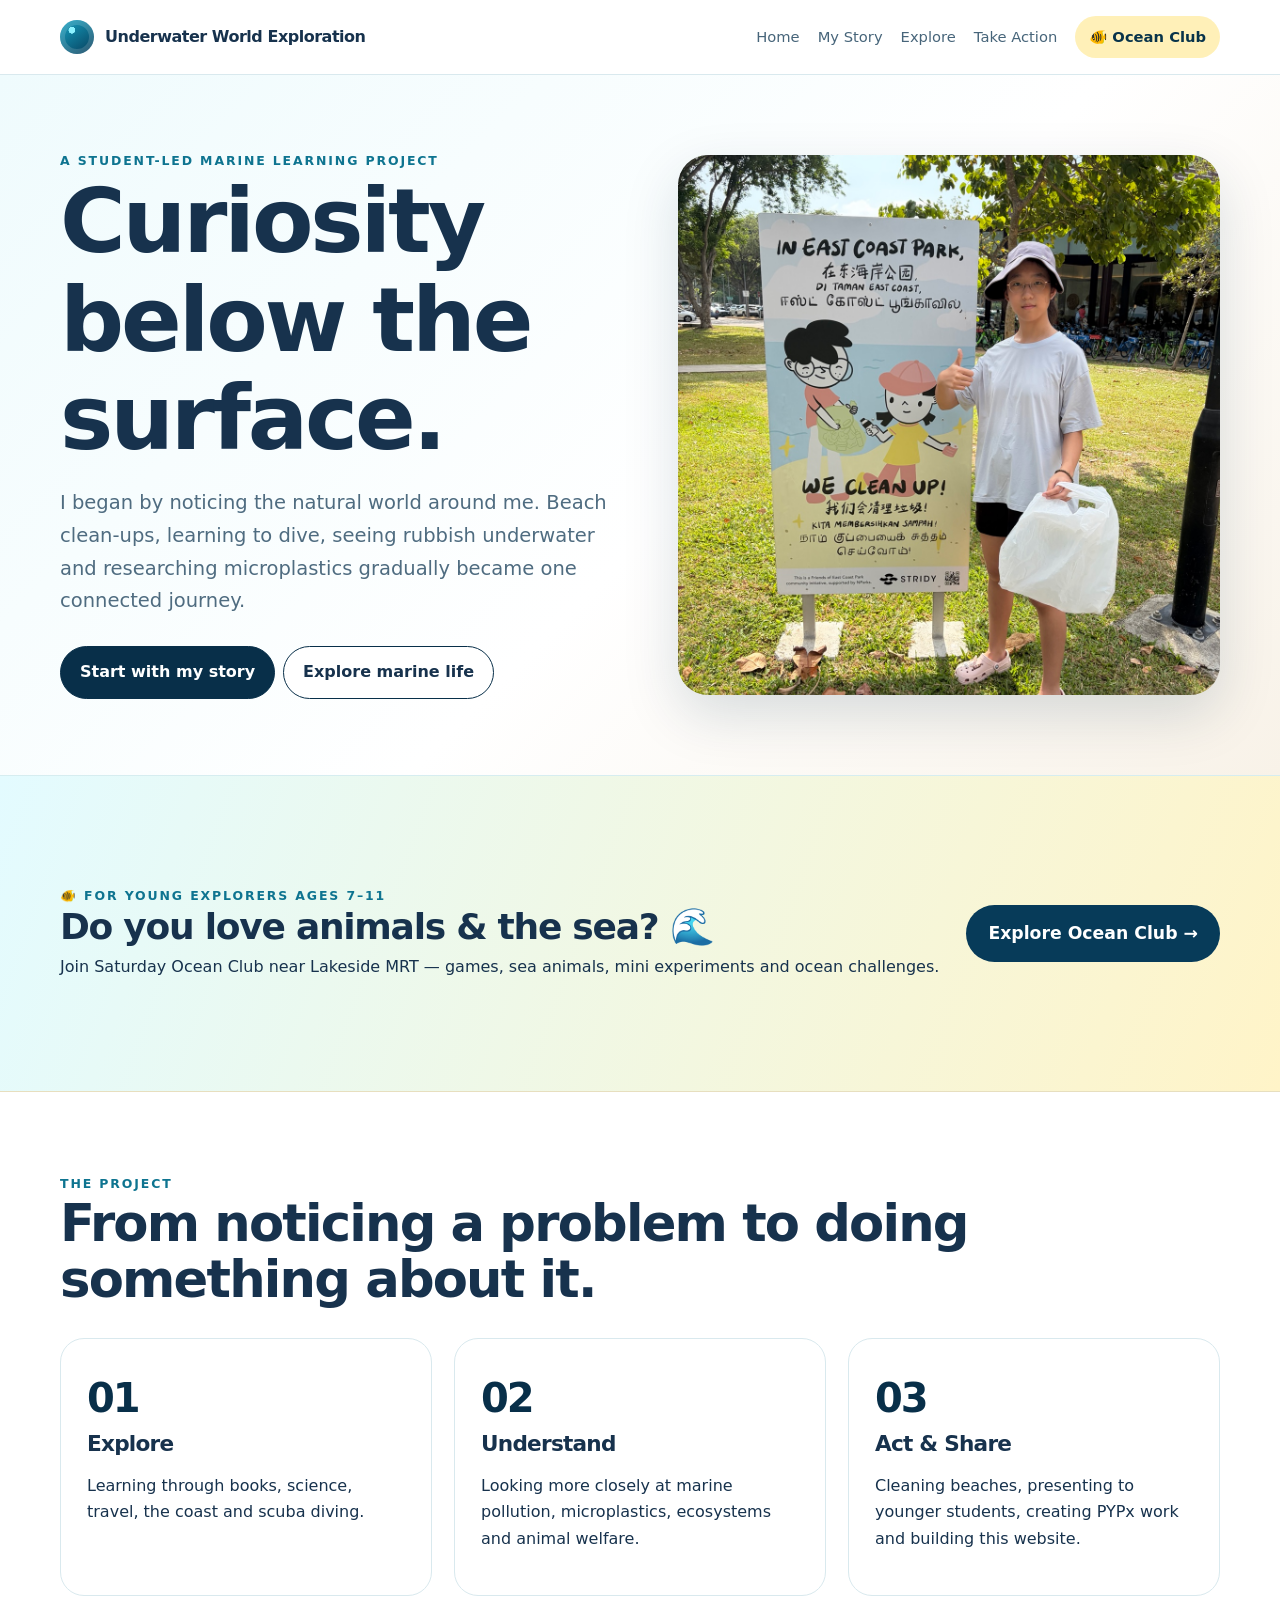
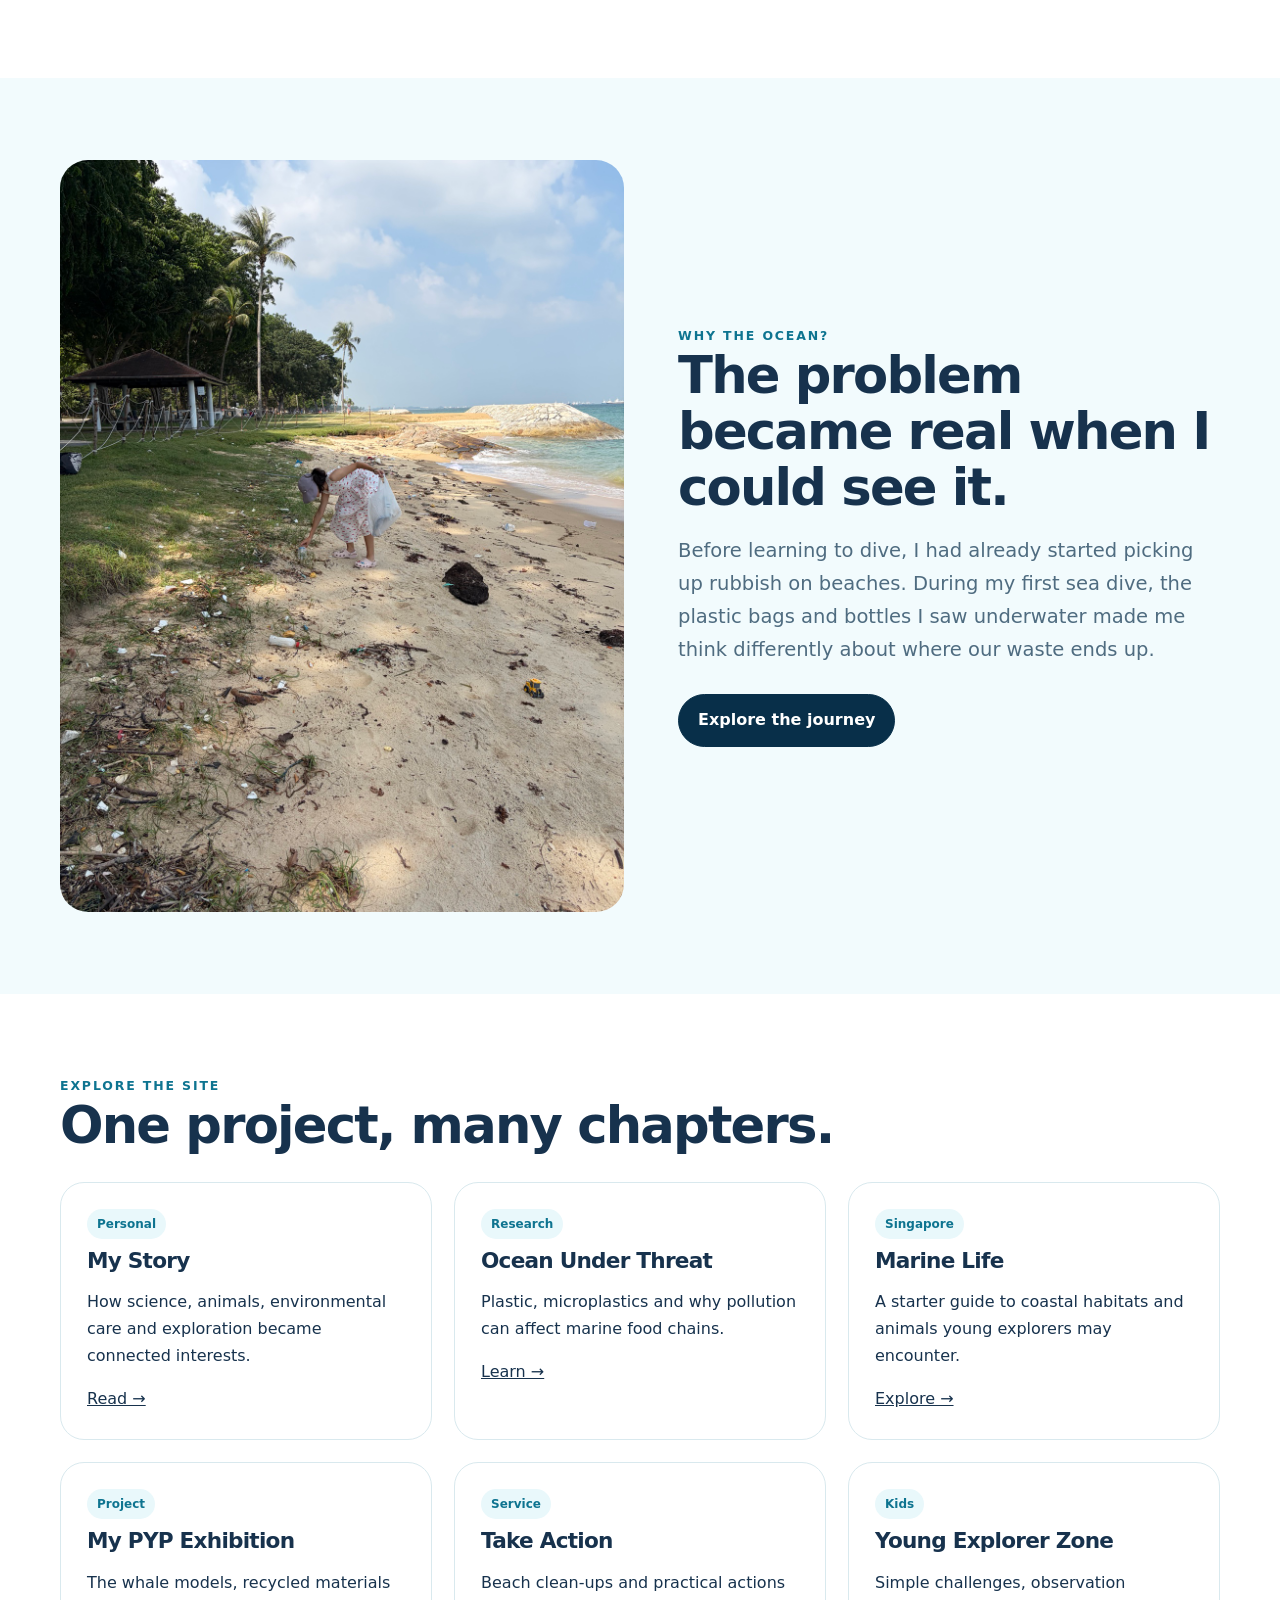
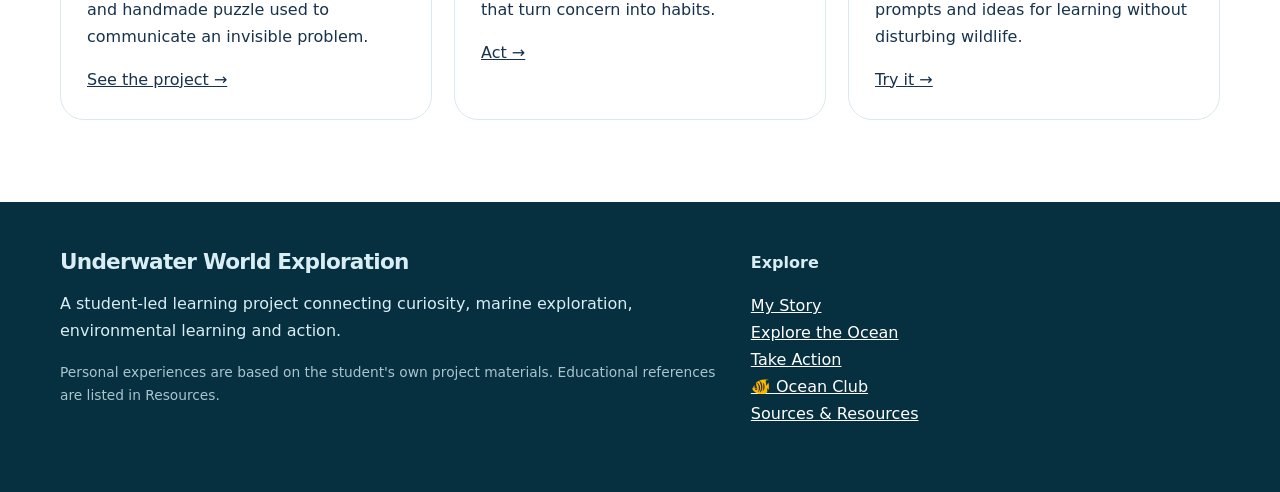
<file: index.html>
<!doctype html><html lang="en"><head><meta charset="utf-8"><meta name="viewport" content="width=device-width,initial-scale=1">
<meta name="description" content="Underwater World Exploration"><title>Home | Underwater World Exploration</title><link rel="stylesheet" href="assets/styles.css"></head><body>
<nav><div class="wrap navin">
<a class="brand" href="index.html"><span class="mark"></span>Underwater World Exploration</a>
<div class="links">
<a href="index.html">Home</a>
<a href="story.html">My Story</a>
<a href="explore.html">Explore</a>
<a href="action.html">Take Action</a>
<a class="ocean-link" href="ocean-club.html">🐠 Ocean Club</a>
</div></div></nav>

<header class="hero"><div class="wrap hero-grid"><div>
<div class="eyebrow">A student-led marine learning project</div><h1>Curiosity<br>below the surface.</h1>
<p class="lead">I began by noticing the natural world around me. Beach clean-ups, learning to dive, seeing rubbish underwater and researching microplastics gradually became one connected journey.</p>
<a class="btn primary" href="story.html">Start with my story</a><a class="btn secondary" href="marine-life.html">Explore marine life</a>
</div><div class="hero-photo"><img src="assets/images/east-coast-cleanup.jpeg" alt="Student participating in a clean-up at East Coast Park"></div></div></header>
<section class="home-club-banner"><div class="wrap home-club-inner" style="padding-top:28px;padding-bottom:28px">
<div><div class="eyebrow">🐠 For young explorers ages 7–11</div><h2 style="font-size:2.25rem;margin-bottom:8px">Do you love animals & the sea? 🌊</h2>
<p style="margin:0">Join Saturday Ocean Club near Lakeside MRT — games, sea animals, mini experiments and ocean challenges.</p></div>
<a class="join-btn" href="ocean-club.html">Explore Ocean Club →</a>
</div></section>

<section><div class="wrap"><div class="eyebrow">The project</div><h2>From noticing a problem to doing something about it.</h2>
<div class="grid3" style="margin-top:30px">
<div class="card"><div class="stat">01</div><h3>Explore</h3><p>Learning through books, science, travel, the coast and scuba diving.</p></div>
<div class="card"><div class="stat">02</div><h3>Understand</h3><p>Looking more closely at marine pollution, microplastics, ecosystems and animal welfare.</p></div>
<div class="card"><div class="stat">03</div><h3>Act & Share</h3><p>Cleaning beaches, presenting to younger students, creating PYPx work and building this website.</p></div>
</div></div></section>
<section class="soft"><div class="wrap split"><div><img style="border-radius:28px" src="assets/images/beach-cleanup.jpeg" alt="Student collecting litter from a beach"></div><div>
<div class="eyebrow">Why the ocean?</div><h2>The problem became real when I could see it.</h2>
<p class="lead">Before learning to dive, I had already started picking up rubbish on beaches. During my first sea dive, the plastic bags and bottles I saw underwater made me think differently about where our waste ends up.</p>
<a class="btn primary" href="explore.html">Explore the journey</a></div></div></section>
<section><div class="wrap"><div class="eyebrow">Explore the site</div><h2>One project, many chapters.</h2>
<div class="grid3" style="margin-top:28px">
<div class="card"><span class="tag">Personal</span><h3>My Story</h3><p>How science, animals, environmental care and exploration became connected interests.</p><a href="story.html">Read →</a></div>
<div class="card"><span class="tag">Research</span><h3>Ocean Under Threat</h3><p>Plastic, microplastics and why pollution can affect marine food chains.</p><a href="pollution.html">Learn →</a></div>
<div class="card"><span class="tag">Singapore</span><h3>Marine Life</h3><p>A starter guide to coastal habitats and animals young explorers may encounter.</p><a href="marine-life.html">Explore →</a></div>
<div class="card"><span class="tag">Project</span><h3>My PYP Exhibition</h3><p>The whale models, recycled materials and handmade puzzle used to communicate an invisible problem.</p><a href="pyp.html">See the project →</a></div>
<div class="card"><span class="tag">Service</span><h3>Take Action</h3><p>Beach clean-ups and practical actions that turn concern into habits.</p><a href="action.html">Act →</a></div>
<div class="card"><span class="tag">Kids</span><h3>Young Explorer Zone</h3><p>Simple challenges, observation prompts and ideas for learning without disturbing wildlife.</p><a href="resources.html">Try it →</a></div>
</div></div></section>



<footer><div class="wrap foot"><div><h3>Underwater World Exploration</h3>
<p>A student-led learning project connecting curiosity, marine exploration, environmental learning and action.</p>
<p class="small">Personal experiences are based on the student's own project materials. Educational references are listed in Resources.</p></div>
<div><b>Explore</b><p><a href="story.html">My Story</a><br><a href="explore.html">Explore the Ocean</a><br><a href="action.html">Take Action</a><br><a href="ocean-club.html">🐠 Ocean Club</a><br><a href="resources.html">Sources & Resources</a></p></div></div></footer>
</body></html>
</file>
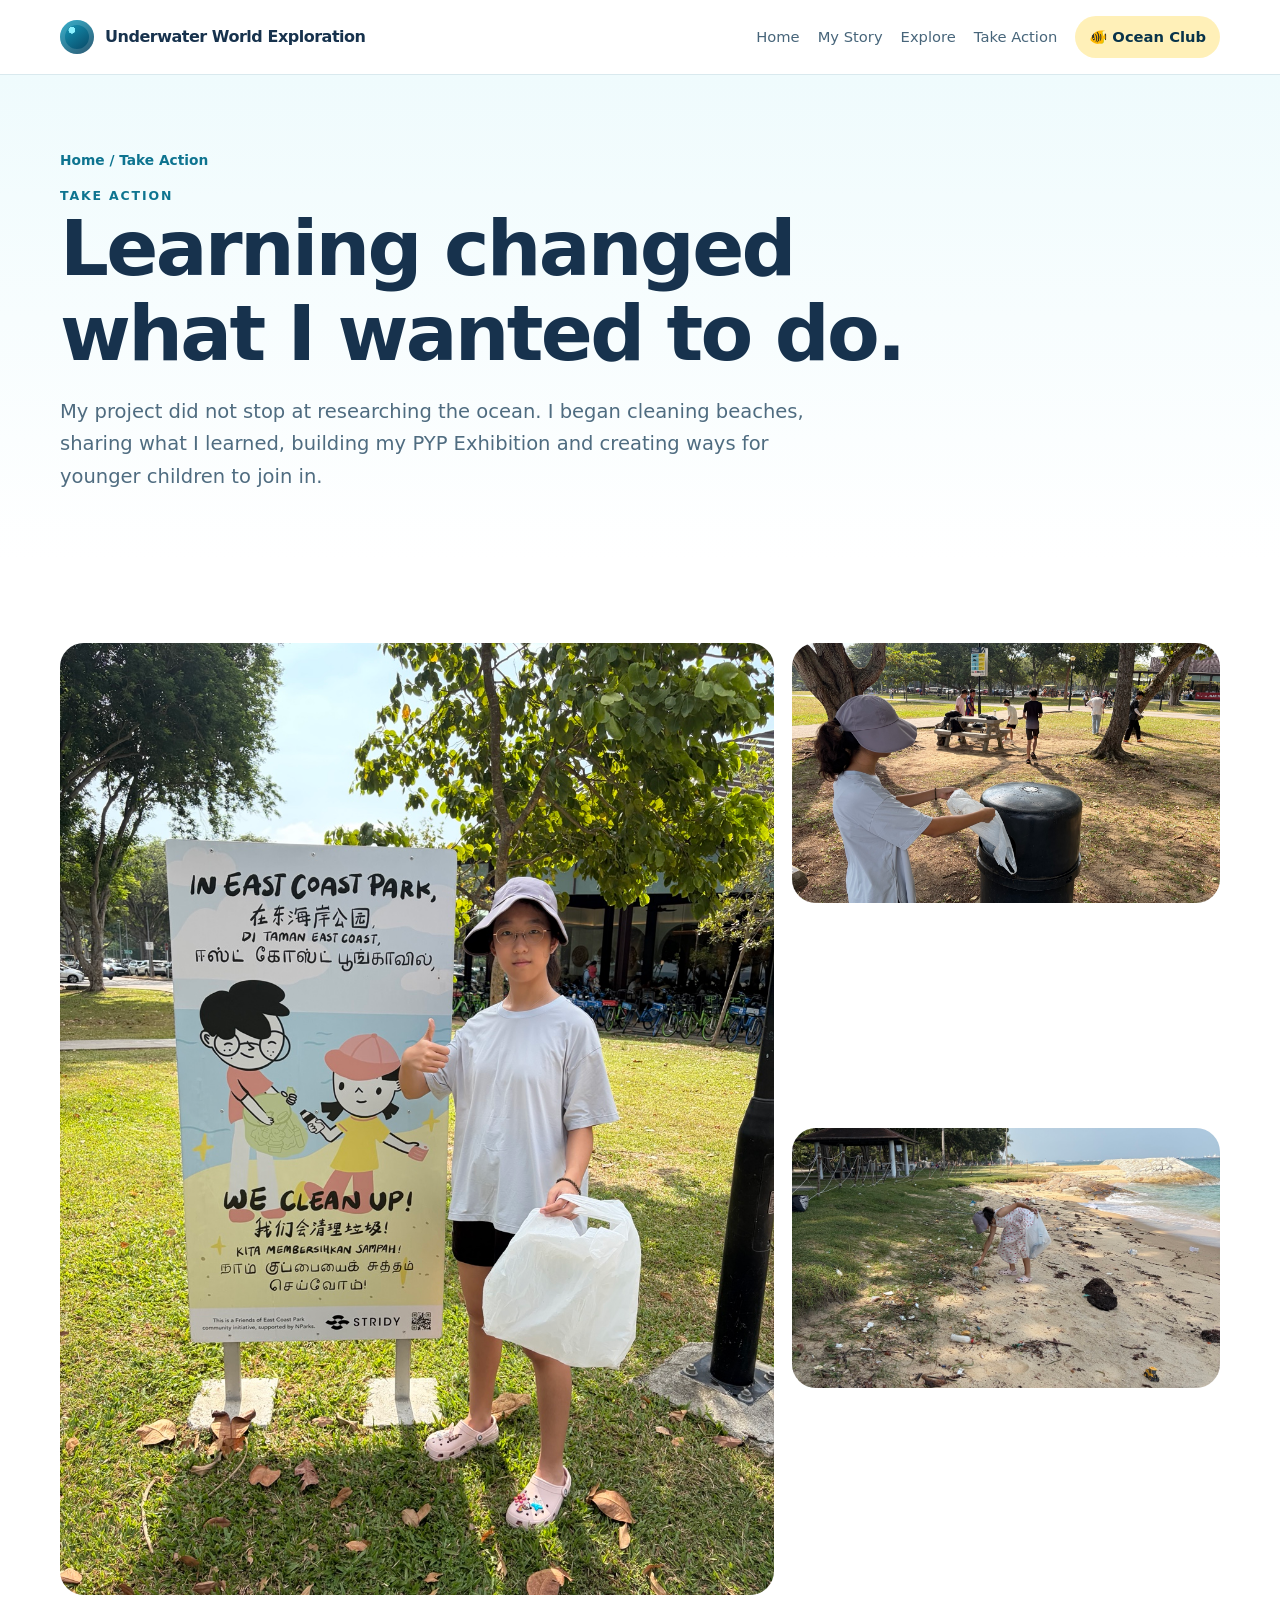
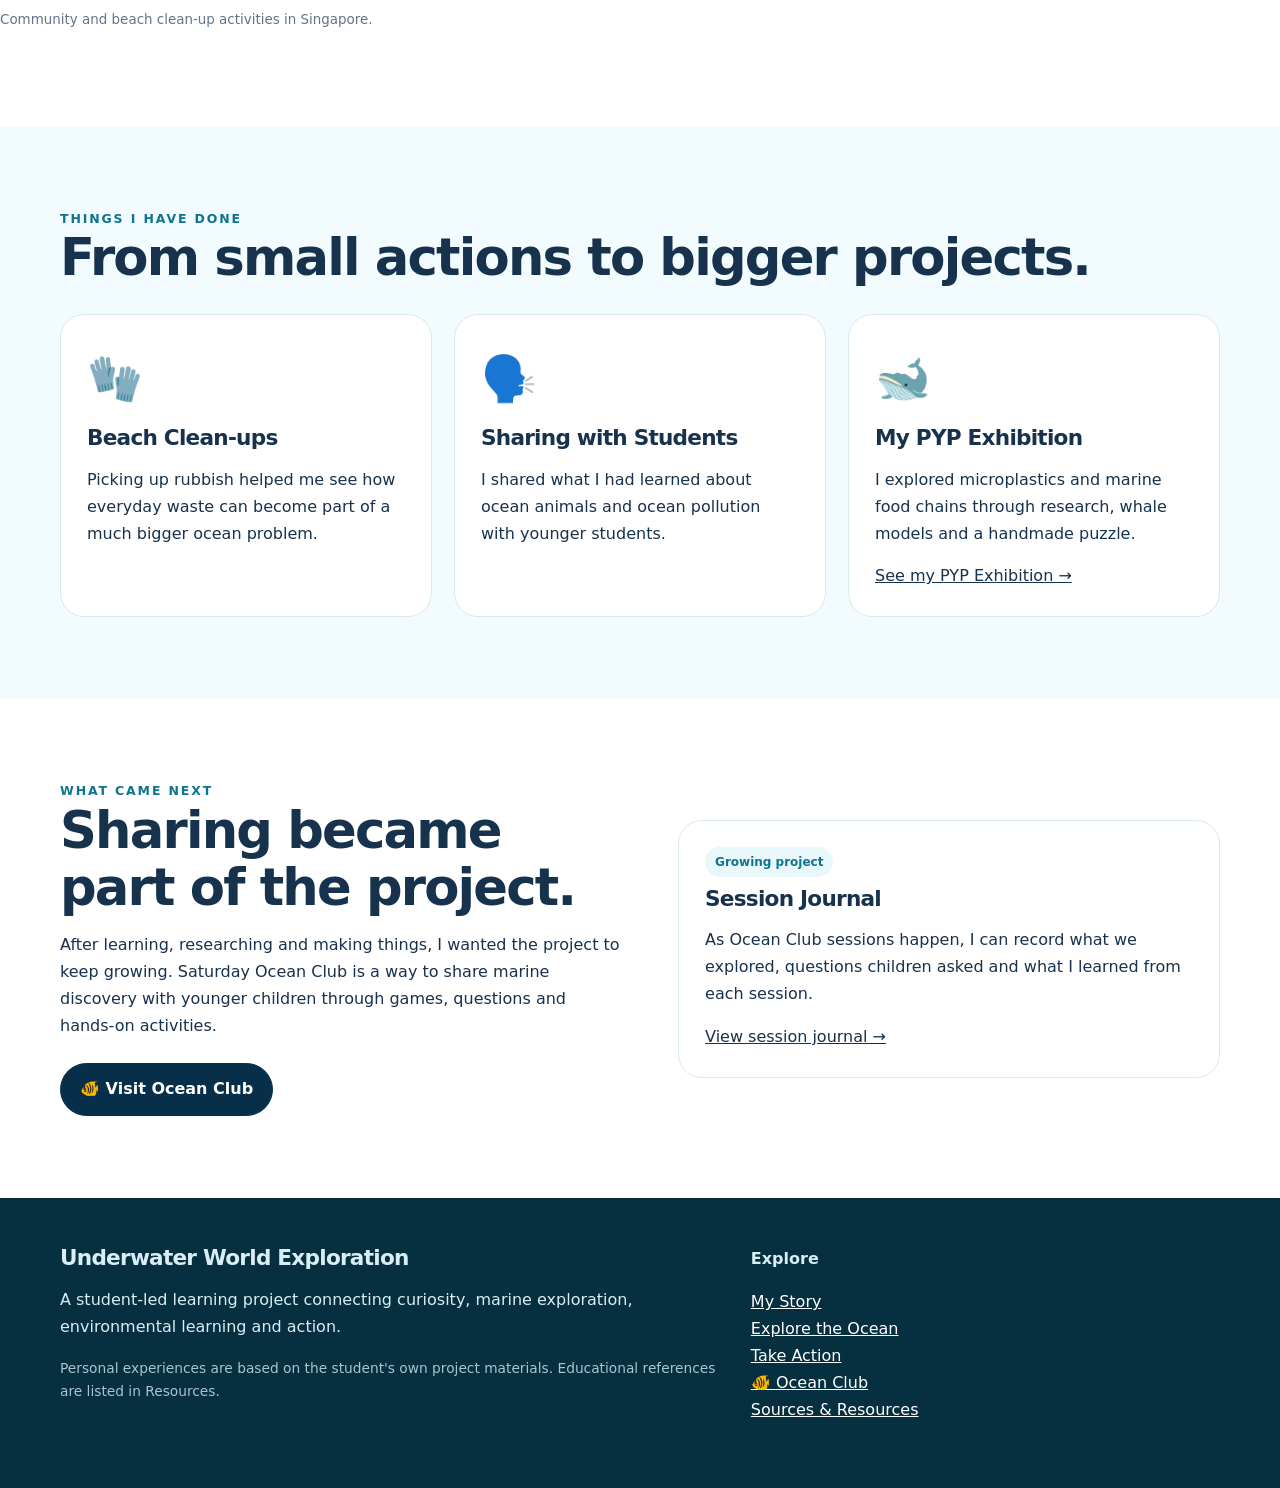
<file: action.html>
<!doctype html><html lang="en"><head><meta charset="utf-8"><meta name="viewport" content="width=device-width,initial-scale=1">
<meta name="description" content="Beach clean-ups, student sharing, PYP Exhibition and Saturday Ocean Club."><title>Take Action | Underwater World Exploration</title><link rel="stylesheet" href="assets/styles.css"></head><body><nav><div class="wrap navin">
<a class="brand" href="index.html"><span class="mark"></span>Underwater World Exploration</a>
<div class="links">
<a href="index.html">Home</a>
<a href="story.html">My Story</a>
<a href="explore.html">Explore</a>
<a href="action.html">Take Action</a>
<a class="ocean-link" href="ocean-club.html">🐠 Ocean Club</a>
</div></div></nav>
<header class="pagehead"><div class="wrap">
<div class="crumb">Home / Take Action</div>
<div class="eyebrow">Take Action</div>
<h1>Learning changed what I wanted to do.</h1>
<p class="lead">My project did not stop at researching the ocean. I began cleaning beaches, sharing what I learned, building my PYP Exhibition and creating ways for younger children to join in.</p>
</div></header>

<section><div class="wrap gallery">
<img src="assets/images/east-coast-cleanup.jpeg" alt="Student participating in a clean-up at East Coast Park">
<div class="gallery-side"><img src="assets/images/cleanup-bin.jpeg" alt="Disposing of collected litter"><img src="assets/images/beach-cleanup.jpeg" alt="Collecting litter along the coast"></div>
</div>
<p class="caption">Community and beach clean-up activities in Singapore.</p>
</section>

<section class="soft"><div class="wrap">
<div class="eyebrow">Things I have done</div><h2>From small actions to bigger projects.</h2>
<div class="grid3" style="margin-top:28px">
<div class="card"><div class="fun-icon">🧤</div><h3>Beach Clean-ups</h3><p>Picking up rubbish helped me see how everyday waste can become part of a much bigger ocean problem.</p></div>
<div class="card"><div class="fun-icon">🗣️</div><h3>Sharing with Students</h3><p>I shared what I had learned about ocean animals and ocean pollution with younger students.</p></div>
<div class="card"><div class="fun-icon">🐋</div><h3>My PYP Exhibition</h3><p>I explored microplastics and marine food chains through research, whale models and a handmade puzzle.</p><a href="pyp.html">See my PYP Exhibition →</a></div>
</div>
</div></section>

<section><div class="wrap split">
<div><div class="eyebrow">What came next</div><h2>Sharing became part of the project.</h2>
<p>After learning, researching and making things, I wanted the project to keep growing. Saturday Ocean Club is a way to share marine discovery with younger children through games, questions and hands-on activities.</p>
<a class="btn primary" href="ocean-club.html">🐠 Visit Ocean Club</a></div>
<div class="card"><span class="tag">Growing project</span><h3>Session Journal</h3><p>As Ocean Club sessions happen, I can record what we explored, questions children asked and what I learned from each session.</p><a href="sessions.html">View session journal →</a></div>
</div></section>
<footer><div class="wrap foot"><div><h3>Underwater World Exploration</h3>
<p>A student-led learning project connecting curiosity, marine exploration, environmental learning and action.</p>
<p class="small">Personal experiences are based on the student's own project materials. Educational references are listed in Resources.</p></div>
<div><b>Explore</b><p><a href="story.html">My Story</a><br><a href="explore.html">Explore the Ocean</a><br><a href="action.html">Take Action</a><br><a href="ocean-club.html">🐠 Ocean Club</a><br><a href="resources.html">Sources & Resources</a></p></div></div></footer></body></html>
</file>
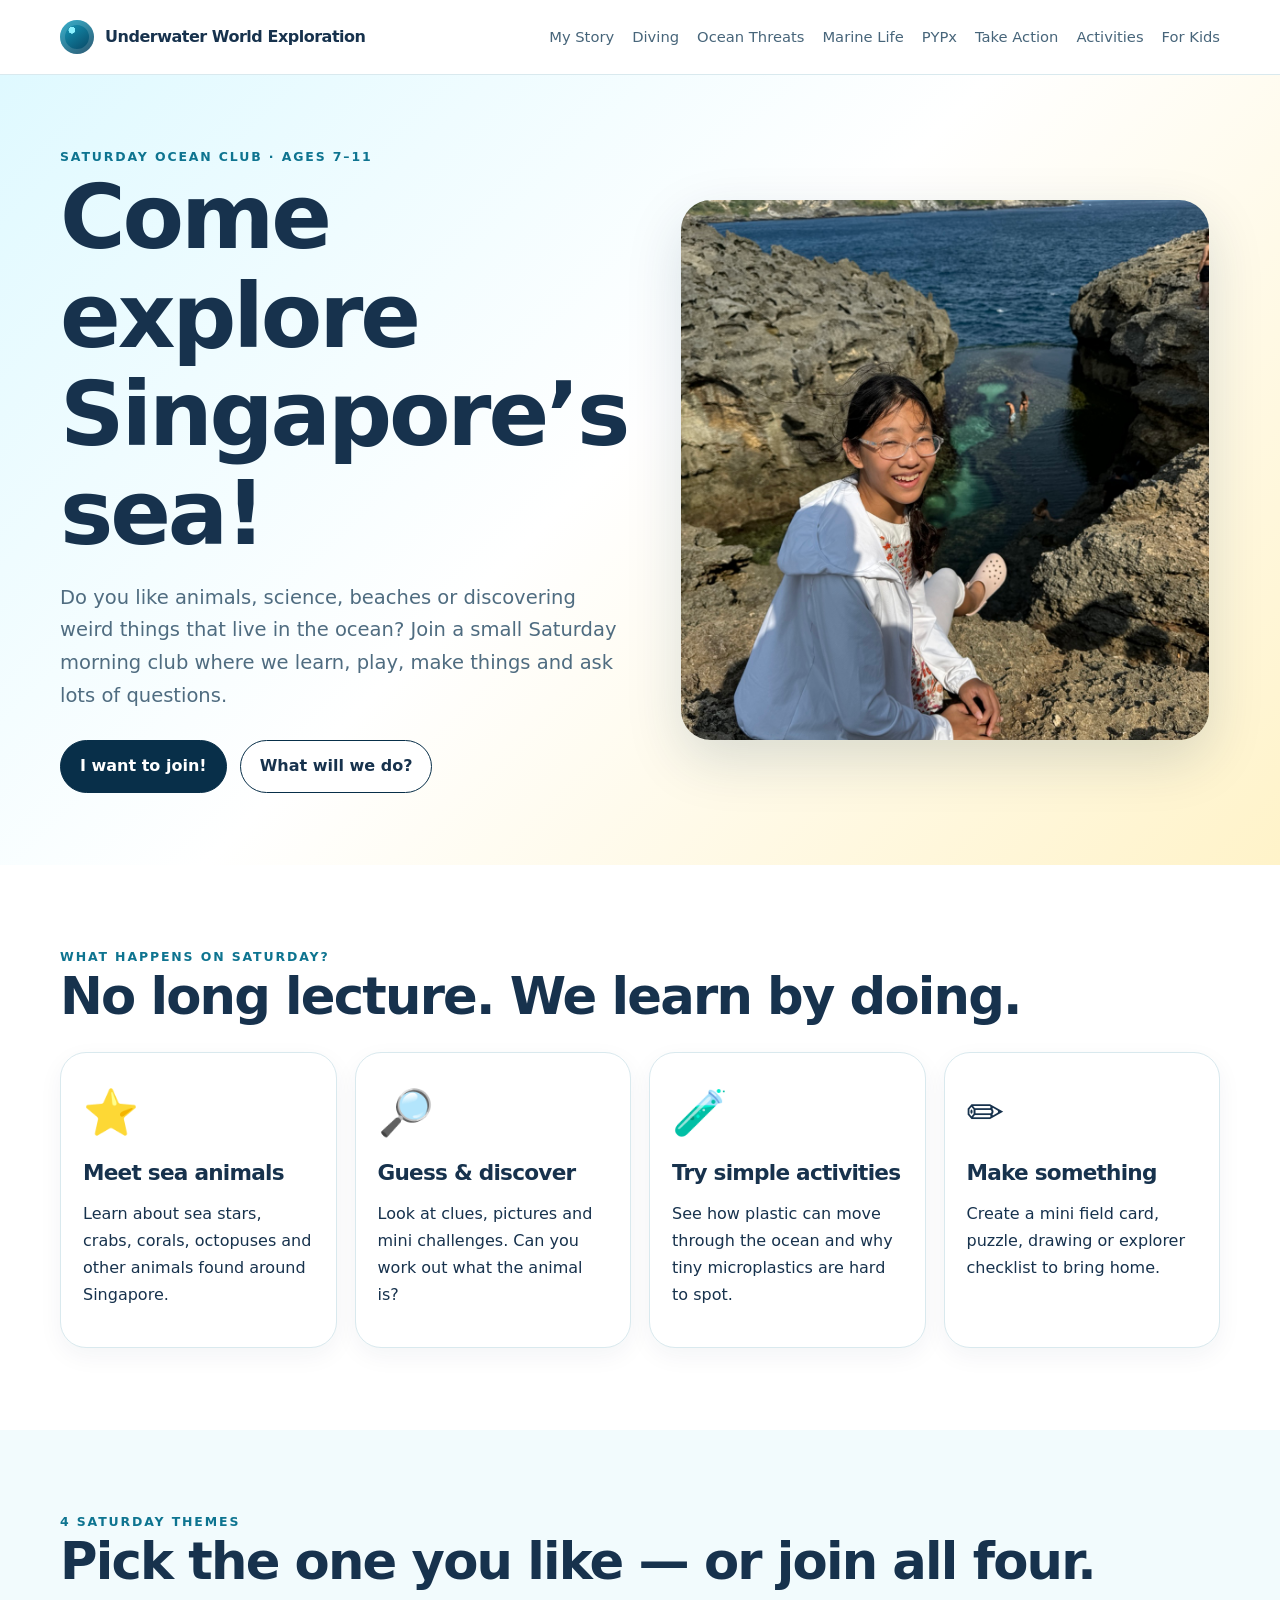
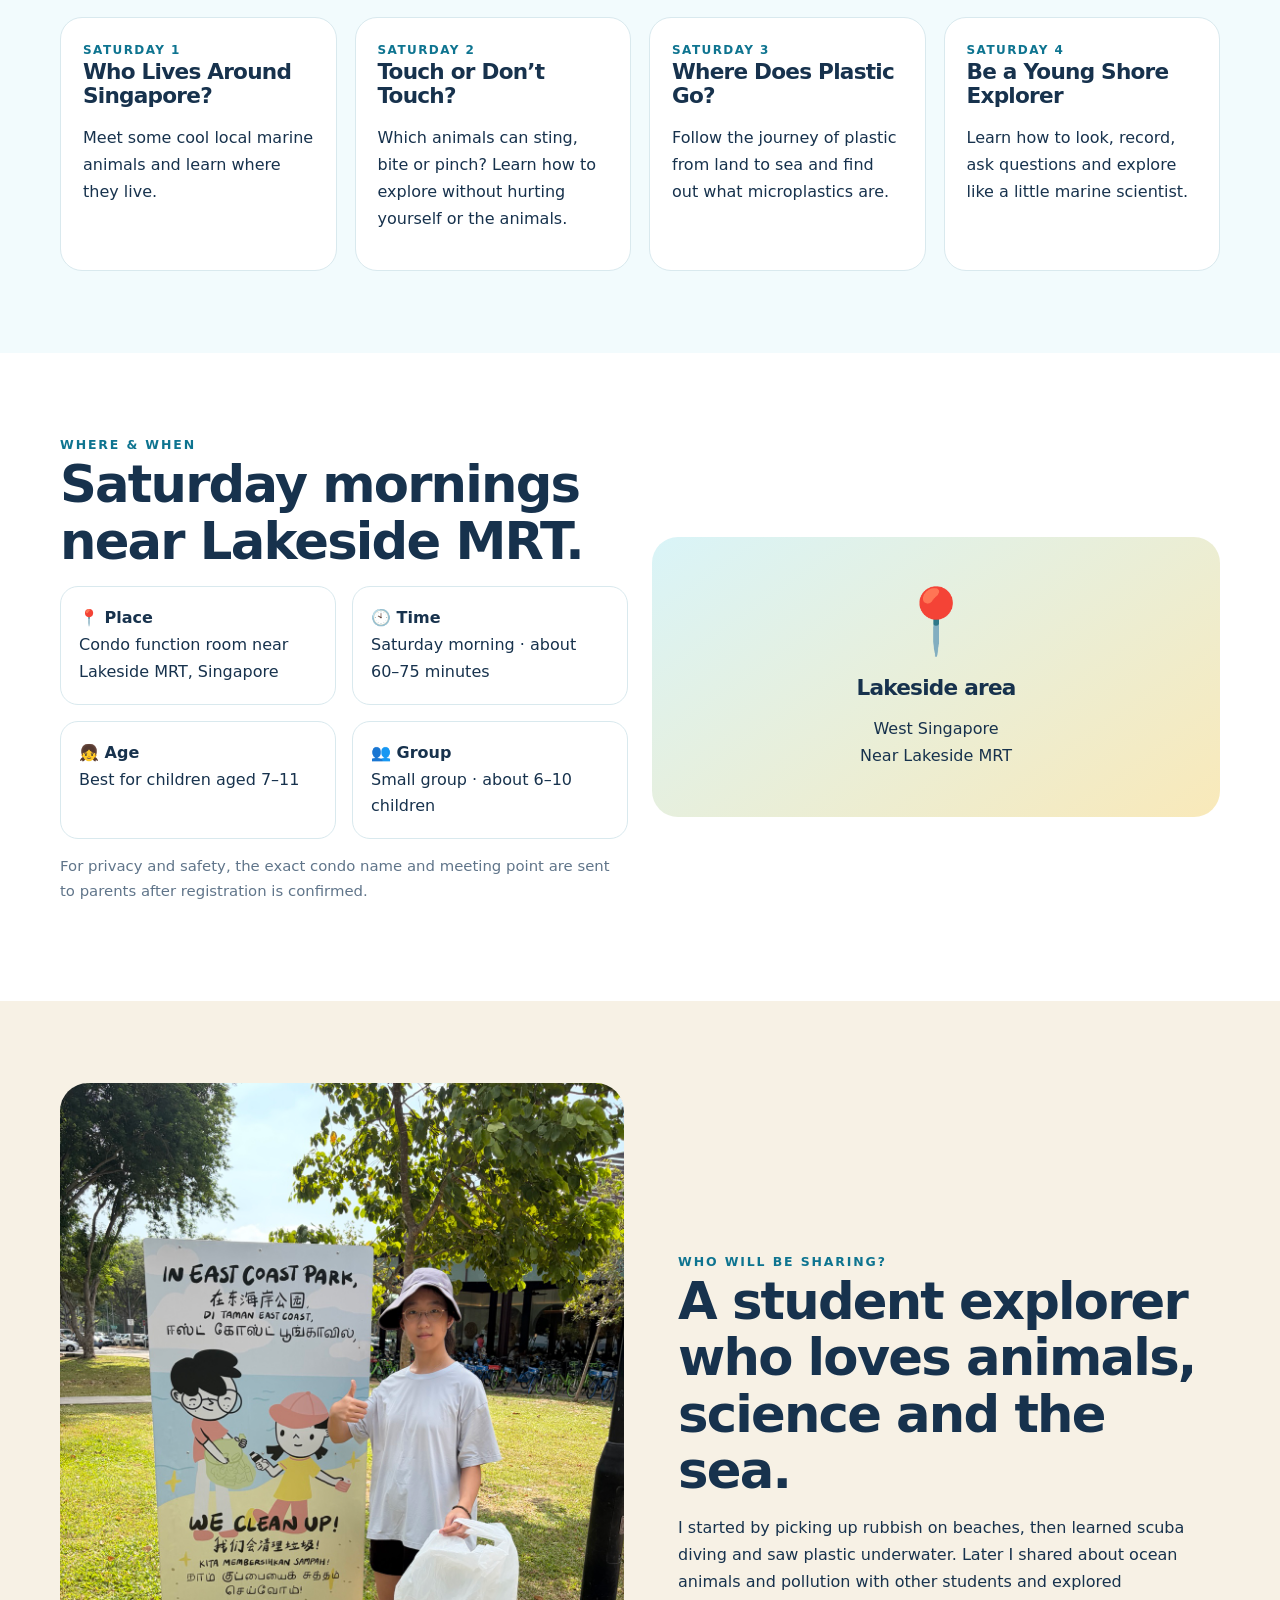
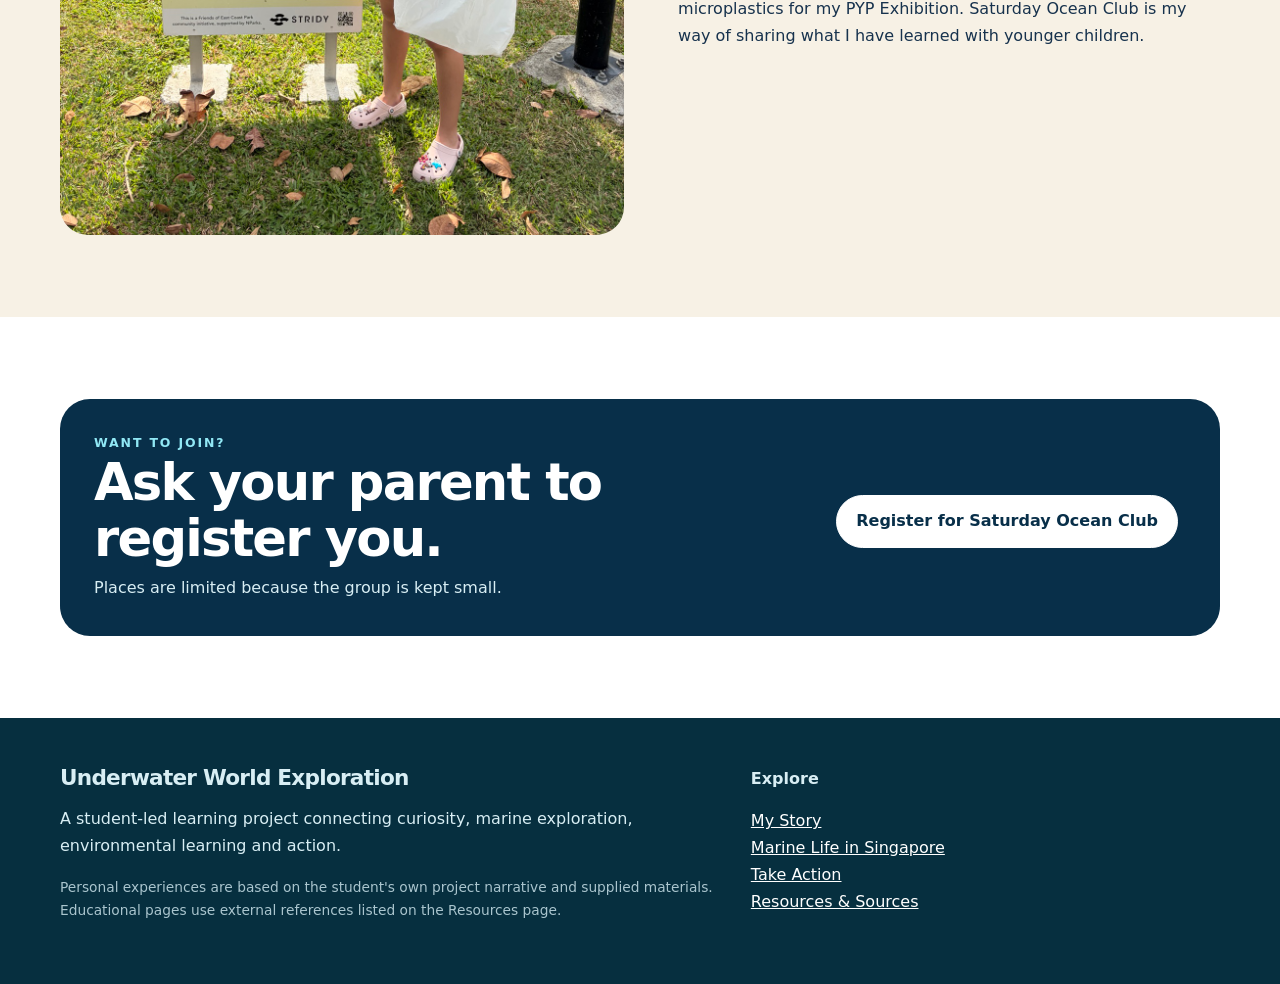
<file: activities.html>
<!doctype html><html lang="en"><head><meta charset="utf-8"><meta name="viewport" content="width=device-width,initial-scale=1">
<meta name="description" content="A fun Saturday morning marine club for children aged 7–11 near Lakeside MRT, Singapore."><title>Saturday Ocean Club | Underwater World Exploration</title><link rel="stylesheet" href="assets/styles.css"></head><body><nav><div class="wrap navin">
<a class="brand" href="index.html"><span class="mark"></span>Underwater World Exploration</a>
<div class="links">
<a href="story.html">My Story</a><a href="diving.html">Diving</a><a href="pollution.html">Ocean Threats</a>
<a href="marine-life.html">Marine Life</a><a href="pyp.html">PYPx</a><a href="action.html">Take Action</a>
<a href="activities.html">Activities</a><a href="resources.html">For Kids</a>
</div></div></nav>
<header class="kid-hero"><div class="wrap hero-grid">
<div>
<div class="eyebrow">Saturday Ocean Club · Ages 7–11</div>
<h1>Come explore Singapore’s sea!</h1>
<p class="lead">Do you like animals, science, beaches or discovering weird things that live in the ocean? Join a small Saturday morning club where we learn, play, make things and ask lots of questions.</p>
<a class="btn primary" href="register.html">I want to join!</a>
<a class="btn secondary" href="#what-we-do">What will we do?</a>
</div>
<div class="hero-photo"><img src="assets/images/coastal-exploration.jpeg" alt="Young explorer by the coast"></div>
</div></header>

<section id="what-we-do"><div class="wrap">
<div class="eyebrow">What happens on Saturday?</div>
<h2>No long lecture. We learn by doing.</h2>
<div class="fun-grid" style="margin-top:28px">
<div class="fun-card"><div class="fun-icon">⭐</div><h3>Meet sea animals</h3><p>Learn about sea stars, crabs, corals, octopuses and other animals found around Singapore.</p></div>
<div class="fun-card"><div class="fun-icon">🔎</div><h3>Guess & discover</h3><p>Look at clues, pictures and mini challenges. Can you work out what the animal is?</p></div>
<div class="fun-card"><div class="fun-icon">🧪</div><h3>Try simple activities</h3><p>See how plastic can move through the ocean and why tiny microplastics are hard to spot.</p></div>
<div class="fun-card"><div class="fun-icon">✏️</div><h3>Make something</h3><p>Create a mini field card, puzzle, drawing or explorer checklist to bring home.</p></div>
</div>
</div></section>

<section class="soft"><div class="wrap">
<div class="eyebrow">4 Saturday themes</div>
<h2>Pick the one you like — or join all four.</h2>
<div class="schedule" style="margin-top:28px">
<div class="session"><div class="num">Saturday 1</div><h3>Who Lives Around Singapore?</h3><p>Meet some cool local marine animals and learn where they live.</p></div>
<div class="session"><div class="num">Saturday 2</div><h3>Touch or Don’t Touch?</h3><p>Which animals can sting, bite or pinch? Learn how to explore without hurting yourself or the animals.</p></div>
<div class="session"><div class="num">Saturday 3</div><h3>Where Does Plastic Go?</h3><p>Follow the journey of plastic from land to sea and find out what microplastics are.</p></div>
<div class="session"><div class="num">Saturday 4</div><h3>Be a Young Shore Explorer</h3><p>Learn how to look, record, ask questions and explore like a little marine scientist.</p></div>
</div>
</div></section>

<section><div class="wrap where-card">
<div>
<div class="eyebrow">Where & when</div>
<h2>Saturday mornings near Lakeside MRT.</h2>
<div class="kid-list">
<div><b>📍 Place</b><br>Condo function room near Lakeside MRT, Singapore</div>
<div><b>🕙 Time</b><br>Saturday morning · about 60–75 minutes</div>
<div><b>👧 Age</b><br>Best for children aged 7–11</div>
<div><b>👥 Group</b><br>Small group · about 6–10 children</div>
</div>
<p class="parent-note">For privacy and safety, the exact condo name and meeting point are sent to parents after registration is confirmed.</p>
</div>
<div class="where-map"><div><div class="where-pin">📍</div><h3>Lakeside area</h3><p>West Singapore<br>Near Lakeside MRT</p></div></div>
</div></section>

<section class="sand"><div class="wrap split">
<div><img style="border-radius:28px" src="assets/images/east-coast-cleanup.jpeg" alt="Student at East Coast Park clean-up"></div>
<div>
<div class="eyebrow">Who will be sharing?</div>
<h2>A student explorer who loves animals, science and the sea.</h2>
<p>I started by picking up rubbish on beaches, then learned scuba diving and saw plastic underwater. Later I shared about ocean animals and pollution with other students and explored microplastics for my PYP Exhibition. Saturday Ocean Club is my way of sharing what I have learned with younger children.</p>
</div></div></section>

<section><div class="wrap">
<div class="big-cta">
<div><div class="eyebrow" style="color:#91e8f5">Want to join?</div><h2 style="margin-bottom:8px">Ask your parent to register you.</h2><p style="margin:0;color:#d8eef4">Places are limited because the group is kept small.</p></div>
<a class="btn" href="register.html">Register for Saturday Ocean Club</a>
</div>
</div></section>
<footer><div class="wrap foot"><div><h3>Underwater World Exploration</h3>
<p>A student-led learning project connecting curiosity, marine exploration, environmental learning and action.</p>
<p class="small">Personal experiences are based on the student's own project narrative and supplied materials. Educational pages use external references listed on the Resources page.</p></div>
<div><b>Explore</b><p><a href="story.html">My Story</a><br><a href="marine-life.html">Marine Life in Singapore</a><br><a href="action.html">Take Action</a><br><a href="resources.html">Resources & Sources</a></p></div></div></footer></body></html>
</file>
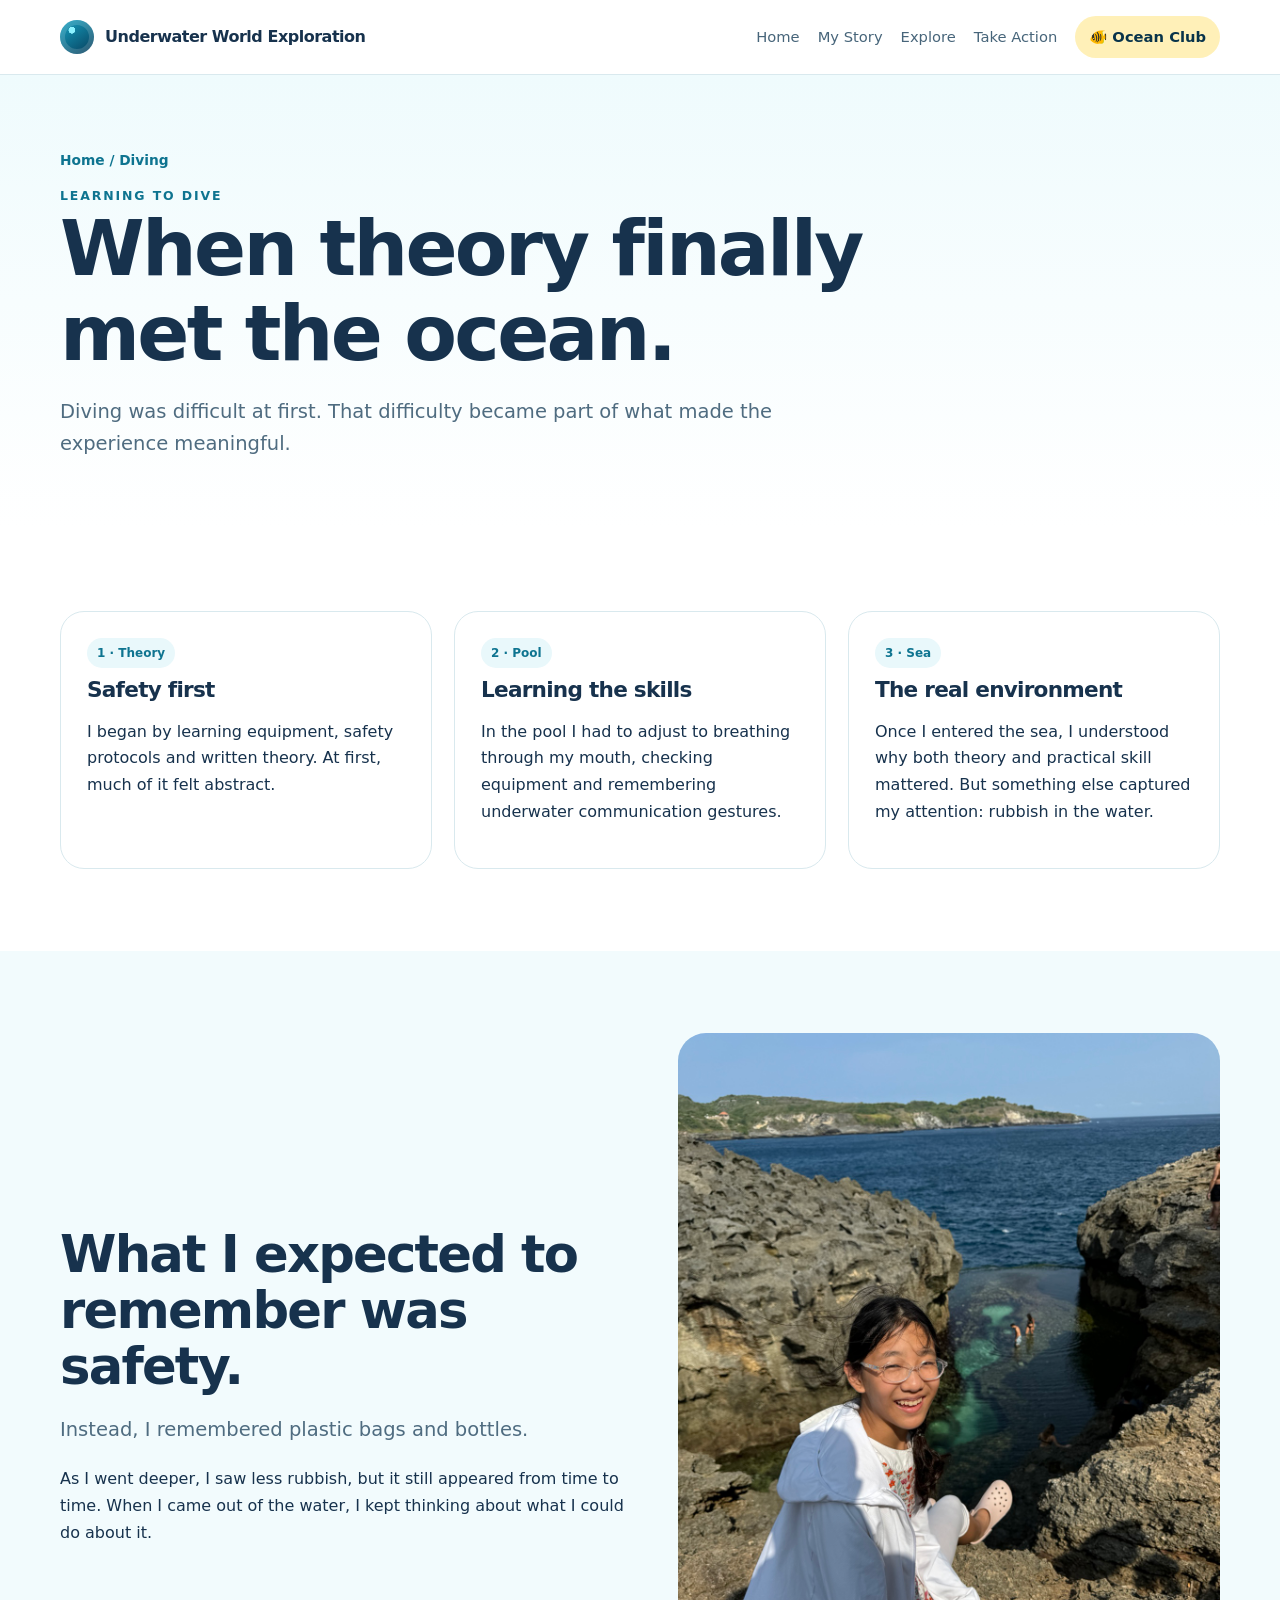
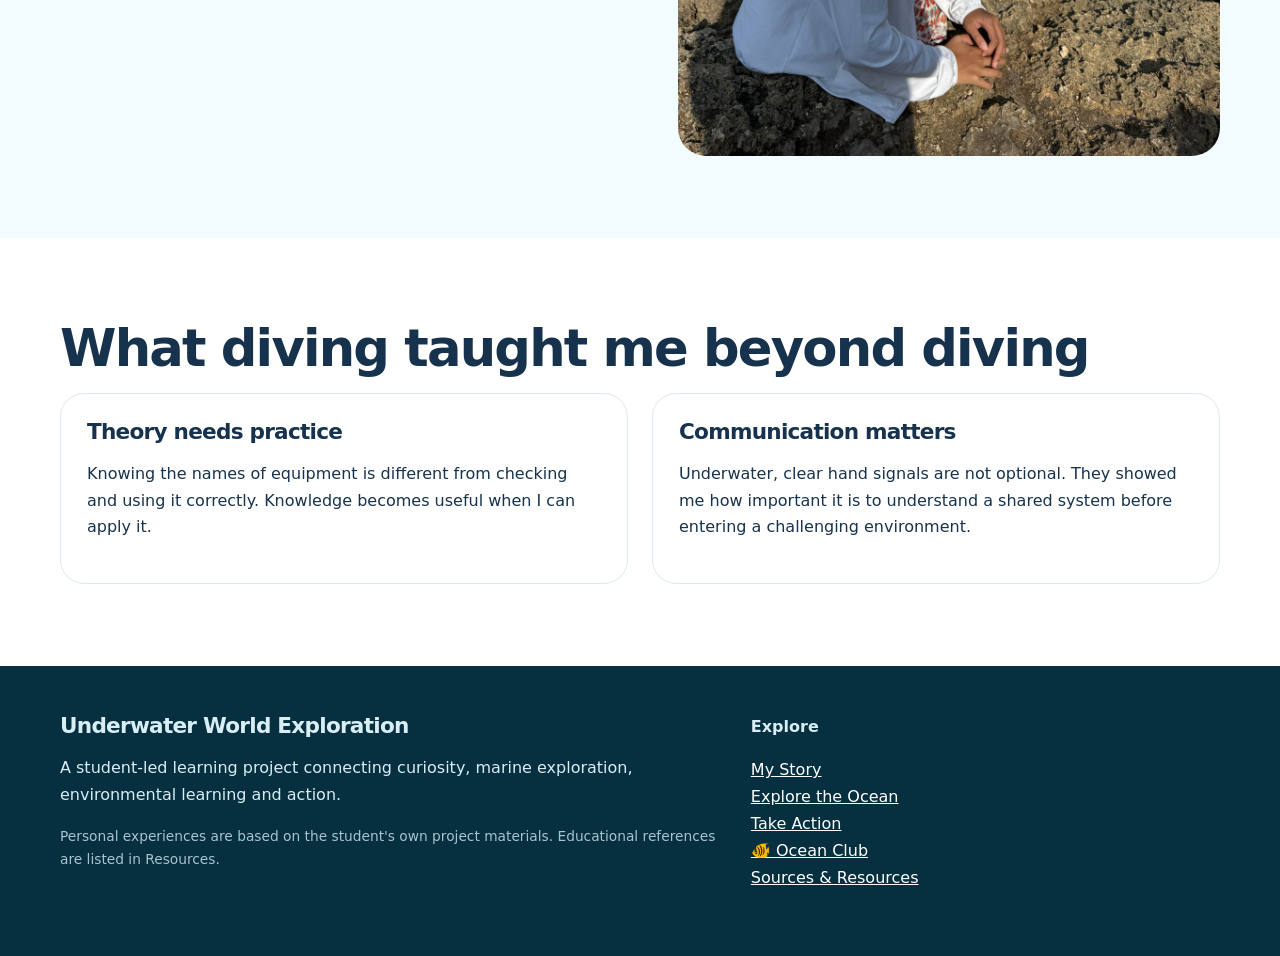
<file: diving.html>
<!doctype html><html lang="en"><head><meta charset="utf-8"><meta name="viewport" content="width=device-width,initial-scale=1">
<meta name="description" content="Underwater World Exploration"><title>Diving Journey | Underwater World Exploration</title><link rel="stylesheet" href="assets/styles.css"></head><body>
<nav><div class="wrap navin">
<a class="brand" href="index.html"><span class="mark"></span>Underwater World Exploration</a>
<div class="links">
<a href="index.html">Home</a>
<a href="story.html">My Story</a>
<a href="explore.html">Explore</a>
<a href="action.html">Take Action</a>
<a class="ocean-link" href="ocean-club.html">🐠 Ocean Club</a>
</div></div></nav>

<header class="pagehead"><div class="wrap"><div class="crumb">Home / Diving</div><div class="eyebrow">Learning to Dive</div><h1>When theory finally met the ocean.</h1>
<p class="lead">Diving was difficult at first. That difficulty became part of what made the experience meaningful.</p></div></header>
<section><div class="wrap"><div class="grid3">
<div class="card"><span class="tag">1 · Theory</span><h3>Safety first</h3><p>I began by learning equipment, safety protocols and written theory. At first, much of it felt abstract.</p></div>
<div class="card"><span class="tag">2 · Pool</span><h3>Learning the skills</h3><p>In the pool I had to adjust to breathing through my mouth, checking equipment and remembering underwater communication gestures.</p></div>
<div class="card"><span class="tag">3 · Sea</span><h3>The real environment</h3><p>Once I entered the sea, I understood why both theory and practical skill mattered. But something else captured my attention: rubbish in the water.</p></div>
</div></div></section>
<section class="soft"><div class="wrap split"><div><h2>What I expected to remember was safety.</h2><p class="lead">Instead, I remembered plastic bags and bottles.</p><p>As I went deeper, I saw less rubbish, but it still appeared from time to time. When I came out of the water, I kept thinking about what I could do about it.</p></div>
<div><img style="border-radius:28px" src="assets/images/coastal-exploration.jpeg" alt="Coastal exploration"></div></div></section>
<section><div class="wrap"><h2>What diving taught me beyond diving</h2><div class="grid2">
<div class="card"><h3>Theory needs practice</h3><p>Knowing the names of equipment is different from checking and using it correctly. Knowledge becomes useful when I can apply it.</p></div>
<div class="card"><h3>Communication matters</h3><p>Underwater, clear hand signals are not optional. They showed me how important it is to understand a shared system before entering a challenging environment.</p></div>
</div></div></section>

<footer><div class="wrap foot"><div><h3>Underwater World Exploration</h3>
<p>A student-led learning project connecting curiosity, marine exploration, environmental learning and action.</p>
<p class="small">Personal experiences are based on the student's own project materials. Educational references are listed in Resources.</p></div>
<div><b>Explore</b><p><a href="story.html">My Story</a><br><a href="explore.html">Explore the Ocean</a><br><a href="action.html">Take Action</a><br><a href="ocean-club.html">🐠 Ocean Club</a><br><a href="resources.html">Sources & Resources</a></p></div></div></footer>
</body></html>
</file>
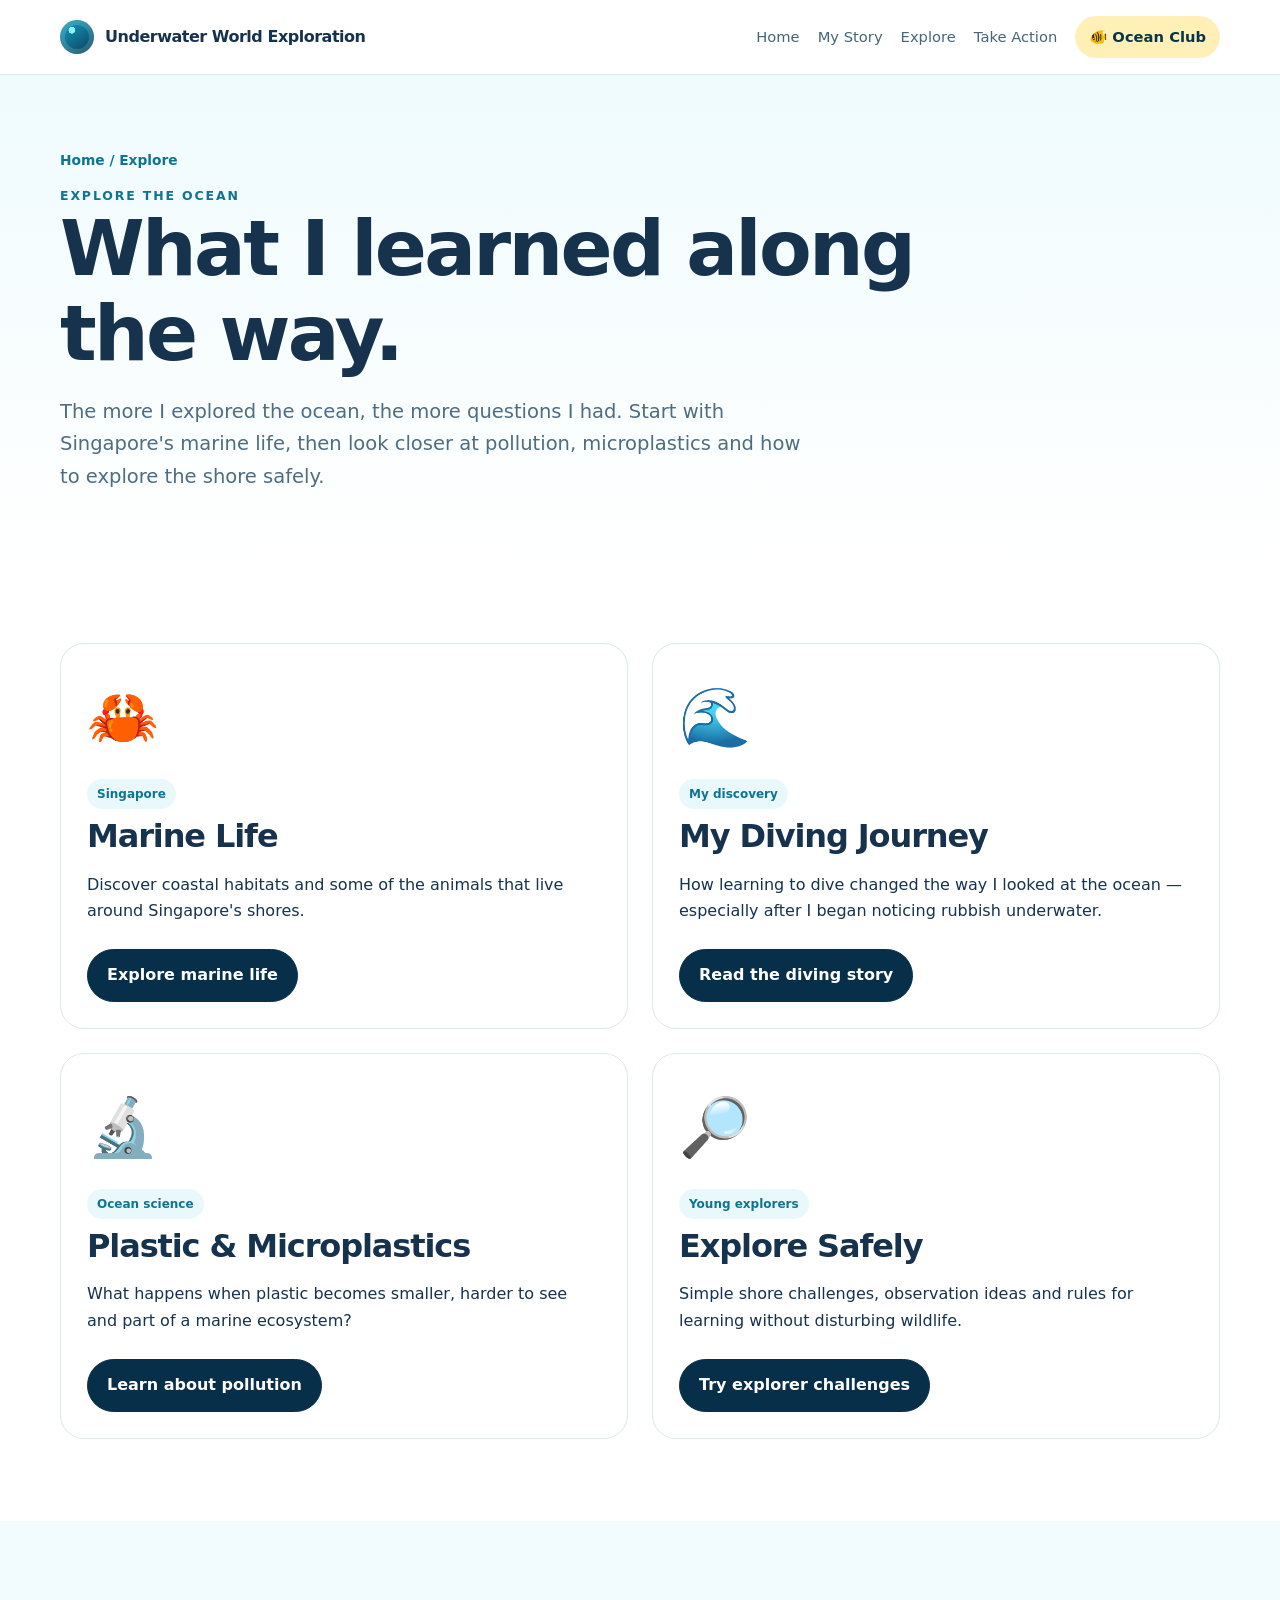
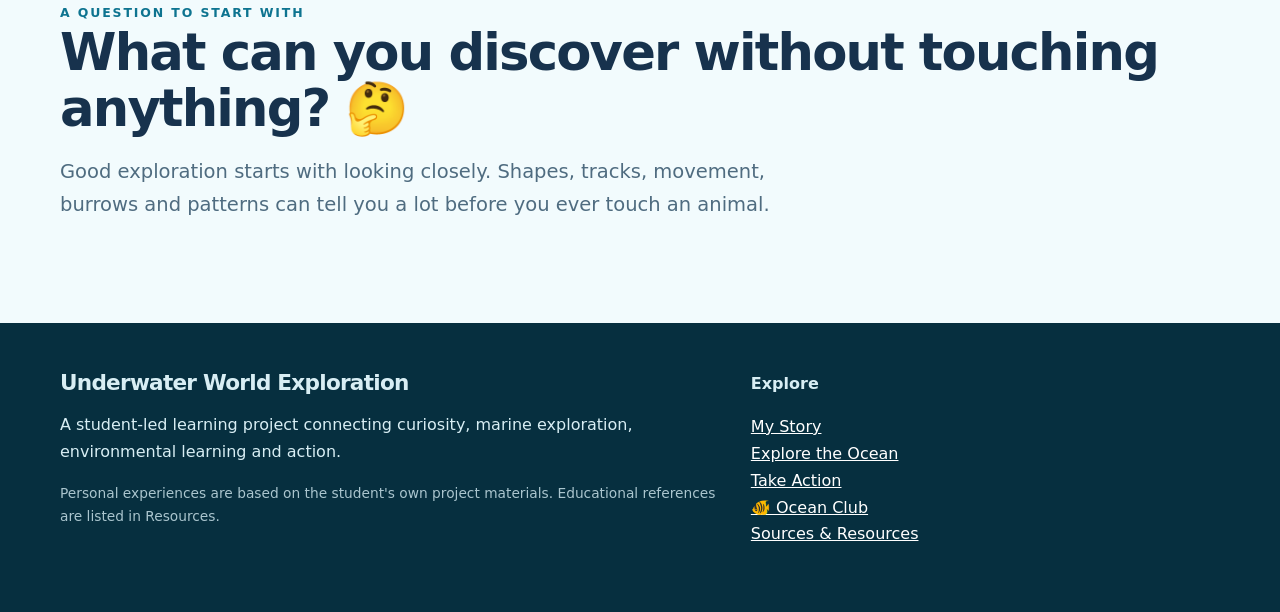
<file: explore.html>
<!doctype html><html lang="en"><head><meta charset="utf-8"><meta name="viewport" content="width=device-width,initial-scale=1">
<meta name="description" content="Explore Singapore marine life, ocean pollution, diving and safe shore discovery."><title>Explore | Underwater World Exploration</title><link rel="stylesheet" href="assets/styles.css"></head><body><nav><div class="wrap navin">
<a class="brand" href="index.html"><span class="mark"></span>Underwater World Exploration</a>
<div class="links">
<a href="index.html">Home</a>
<a href="story.html">My Story</a>
<a href="explore.html">Explore</a>
<a href="action.html">Take Action</a>
<a class="ocean-link" href="ocean-club.html">🐠 Ocean Club</a>
</div></div></nav>
<header class="pagehead"><div class="wrap">
<div class="crumb">Home / Explore</div>
<div class="eyebrow">Explore the Ocean</div>
<h1>What I learned along the way.</h1>
<p class="lead">The more I explored the ocean, the more questions I had. Start with Singapore's marine life, then look closer at pollution, microplastics and how to explore the shore safely.</p>
</div></header>

<section><div class="wrap">
<div class="grid2">
<div class="card"><div class="species">🦀</div><span class="tag">Singapore</span><h2 style="font-size:2rem">Marine Life</h2><p>Discover coastal habitats and some of the animals that live around Singapore's shores.</p><a class="btn primary" href="marine-life.html">Explore marine life</a></div>
<div class="card"><div class="species">🌊</div><span class="tag">My discovery</span><h2 style="font-size:2rem">My Diving Journey</h2><p>How learning to dive changed the way I looked at the ocean — especially after I began noticing rubbish underwater.</p><a class="btn primary" href="diving.html">Read the diving story</a></div>
<div class="card"><div class="species">🔬</div><span class="tag">Ocean science</span><h2 style="font-size:2rem">Plastic & Microplastics</h2><p>What happens when plastic becomes smaller, harder to see and part of a marine ecosystem?</p><a class="btn primary" href="pollution.html">Learn about pollution</a></div>
<div class="card"><div class="species">🔎</div><span class="tag">Young explorers</span><h2 style="font-size:2rem">Explore Safely</h2><p>Simple shore challenges, observation ideas and rules for learning without disturbing wildlife.</p><a class="btn primary" href="resources.html">Try explorer challenges</a></div>
</div>
</div></section>

<section class="soft"><div class="wrap">
<div class="eyebrow">A question to start with</div>
<h2>What can you discover without touching anything? 🤔</h2>
<p class="lead">Good exploration starts with looking closely. Shapes, tracks, movement, burrows and patterns can tell you a lot before you ever touch an animal.</p>
</div></section>
<footer><div class="wrap foot"><div><h3>Underwater World Exploration</h3>
<p>A student-led learning project connecting curiosity, marine exploration, environmental learning and action.</p>
<p class="small">Personal experiences are based on the student's own project materials. Educational references are listed in Resources.</p></div>
<div><b>Explore</b><p><a href="story.html">My Story</a><br><a href="explore.html">Explore the Ocean</a><br><a href="action.html">Take Action</a><br><a href="ocean-club.html">🐠 Ocean Club</a><br><a href="resources.html">Sources & Resources</a></p></div></div></footer></body></html>
</file>
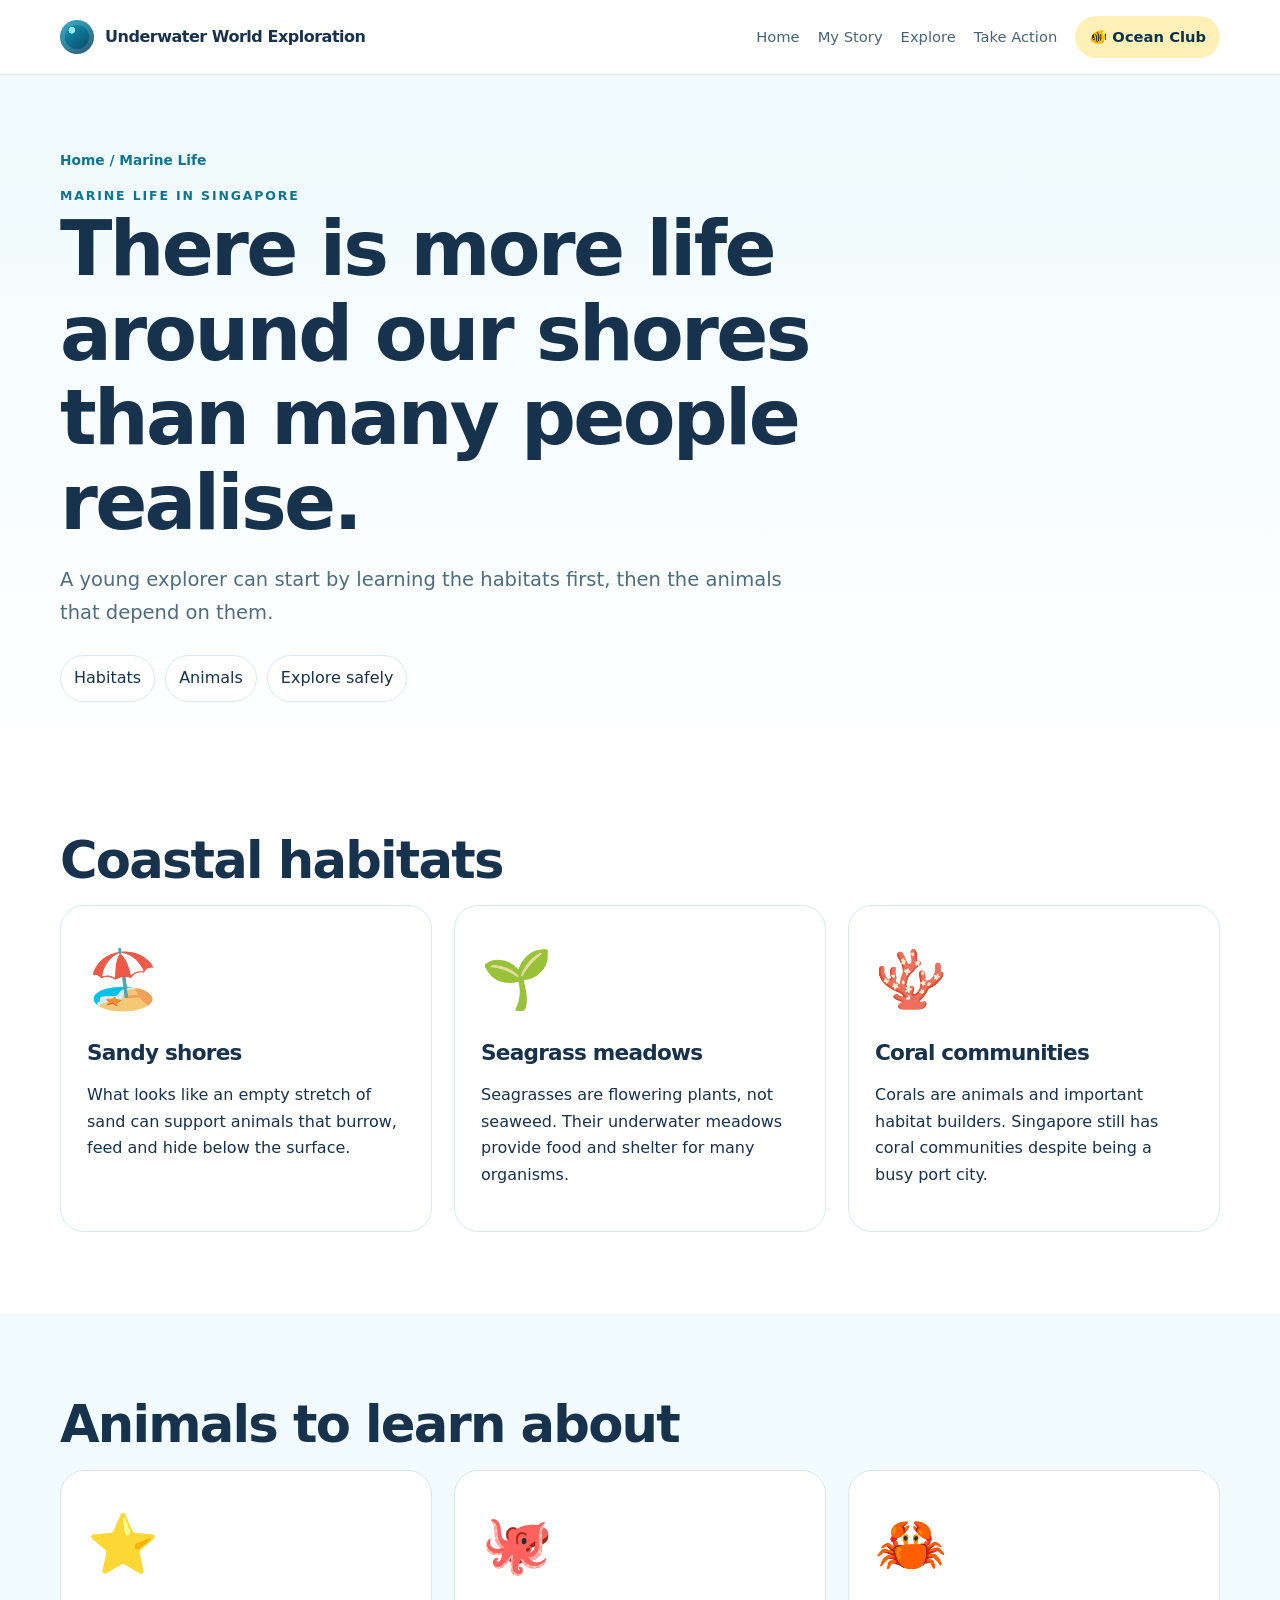
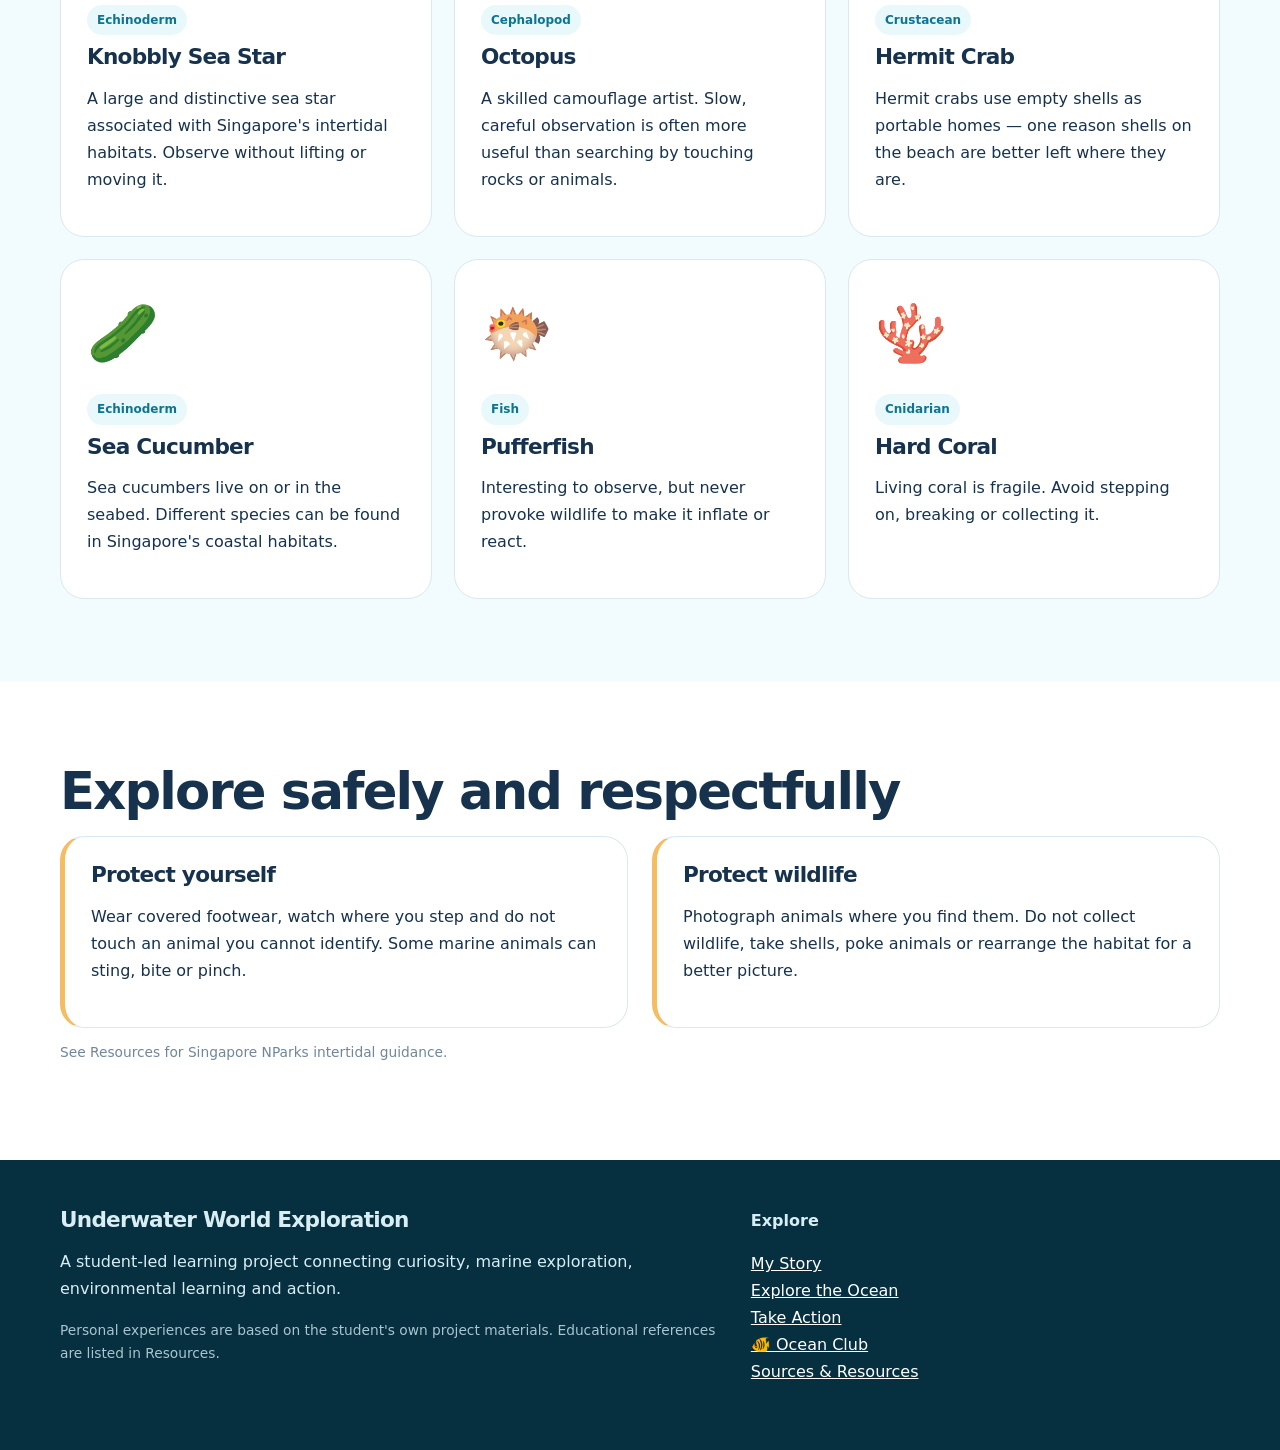
<file: marine-life.html>
<!doctype html><html lang="en"><head><meta charset="utf-8"><meta name="viewport" content="width=device-width,initial-scale=1">
<meta name="description" content="Underwater World Exploration"><title>Marine Life in Singapore | Underwater World Exploration</title><link rel="stylesheet" href="assets/styles.css"></head><body>
<nav><div class="wrap navin">
<a class="brand" href="index.html"><span class="mark"></span>Underwater World Exploration</a>
<div class="links">
<a href="index.html">Home</a>
<a href="story.html">My Story</a>
<a href="explore.html">Explore</a>
<a href="action.html">Take Action</a>
<a class="ocean-link" href="ocean-club.html">🐠 Ocean Club</a>
</div></div></nav>

<header class="pagehead"><div class="wrap"><div class="crumb">Home / Marine Life</div><div class="eyebrow">Marine Life in Singapore</div><h1>There is more life around our shores than many people realise.</h1>
<p class="lead">A young explorer can start by learning the habitats first, then the animals that depend on them.</p>
<div class="pillnav"><a href="#habitats">Habitats</a><a href="#animals">Animals</a><a href="#safe">Explore safely</a></div></div></header>
<section id="habitats"><div class="wrap"><h2>Coastal habitats</h2><div class="grid3">
<div class="card"><div class="species">🏖️</div><h3>Sandy shores</h3><p>What looks like an empty stretch of sand can support animals that burrow, feed and hide below the surface.</p></div>
<div class="card"><div class="species">🌱</div><h3>Seagrass meadows</h3><p>Seagrasses are flowering plants, not seaweed. Their underwater meadows provide food and shelter for many organisms.</p></div>
<div class="card"><div class="species">🪸</div><h3>Coral communities</h3><p>Corals are animals and important habitat builders. Singapore still has coral communities despite being a busy port city.</p></div>
</div></div></section>
<section class="soft" id="animals"><div class="wrap"><h2>Animals to learn about</h2><div class="grid3">
<div class="card"><div class="species">⭐</div><span class="tag">Echinoderm</span><h3>Knobbly Sea Star</h3><p>A large and distinctive sea star associated with Singapore's intertidal habitats. Observe without lifting or moving it.</p></div>
<div class="card"><div class="species">🐙</div><span class="tag">Cephalopod</span><h3>Octopus</h3><p>A skilled camouflage artist. Slow, careful observation is often more useful than searching by touching rocks or animals.</p></div>
<div class="card"><div class="species">🦀</div><span class="tag">Crustacean</span><h3>Hermit Crab</h3><p>Hermit crabs use empty shells as portable homes — one reason shells on the beach are better left where they are.</p></div>
<div class="card"><div class="species">🥒</div><span class="tag">Echinoderm</span><h3>Sea Cucumber</h3><p>Sea cucumbers live on or in the seabed. Different species can be found in Singapore's coastal habitats.</p></div>
<div class="card"><div class="species">🐡</div><span class="tag">Fish</span><h3>Pufferfish</h3><p>Interesting to observe, but never provoke wildlife to make it inflate or react.</p></div>
<div class="card"><div class="species">🪸</div><span class="tag">Cnidarian</span><h3>Hard Coral</h3><p>Living coral is fragile. Avoid stepping on, breaking or collecting it.</p></div>
</div></div></section>
<section id="safe"><div class="wrap"><h2>Explore safely and respectfully</h2><div class="grid2">
<div class="card rule"><h3>Protect yourself</h3><p>Wear covered footwear, watch where you step and do not touch an animal you cannot identify. Some marine animals can sting, bite or pinch.</p></div>
<div class="card rule"><h3>Protect wildlife</h3><p>Photograph animals where you find them. Do not collect wildlife, take shells, poke animals or rearrange the habitat for a better picture.</p></div>
</div><p class="small">See Resources for Singapore NParks intertidal guidance.</p></div></section>

<footer><div class="wrap foot"><div><h3>Underwater World Exploration</h3>
<p>A student-led learning project connecting curiosity, marine exploration, environmental learning and action.</p>
<p class="small">Personal experiences are based on the student's own project materials. Educational references are listed in Resources.</p></div>
<div><b>Explore</b><p><a href="story.html">My Story</a><br><a href="explore.html">Explore the Ocean</a><br><a href="action.html">Take Action</a><br><a href="ocean-club.html">🐠 Ocean Club</a><br><a href="resources.html">Sources & Resources</a></p></div></div></footer>
</body></html>
</file>
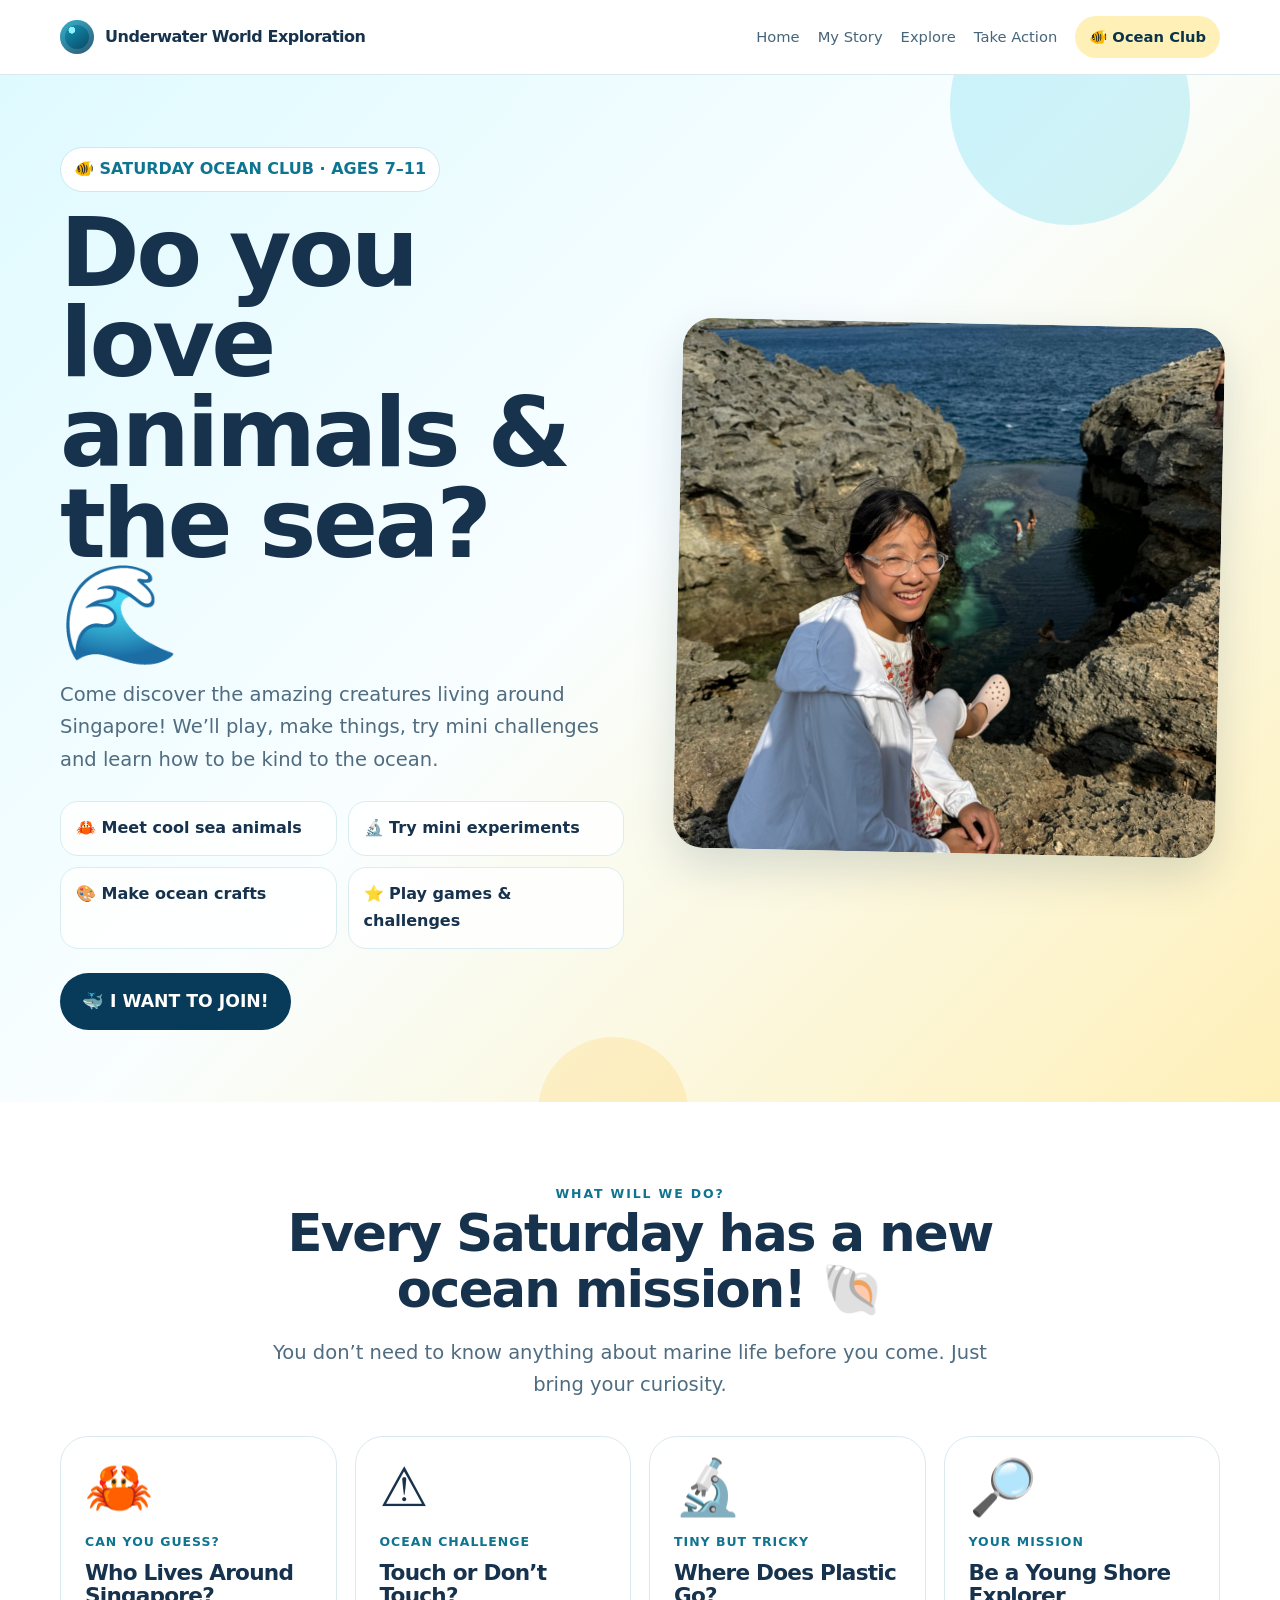
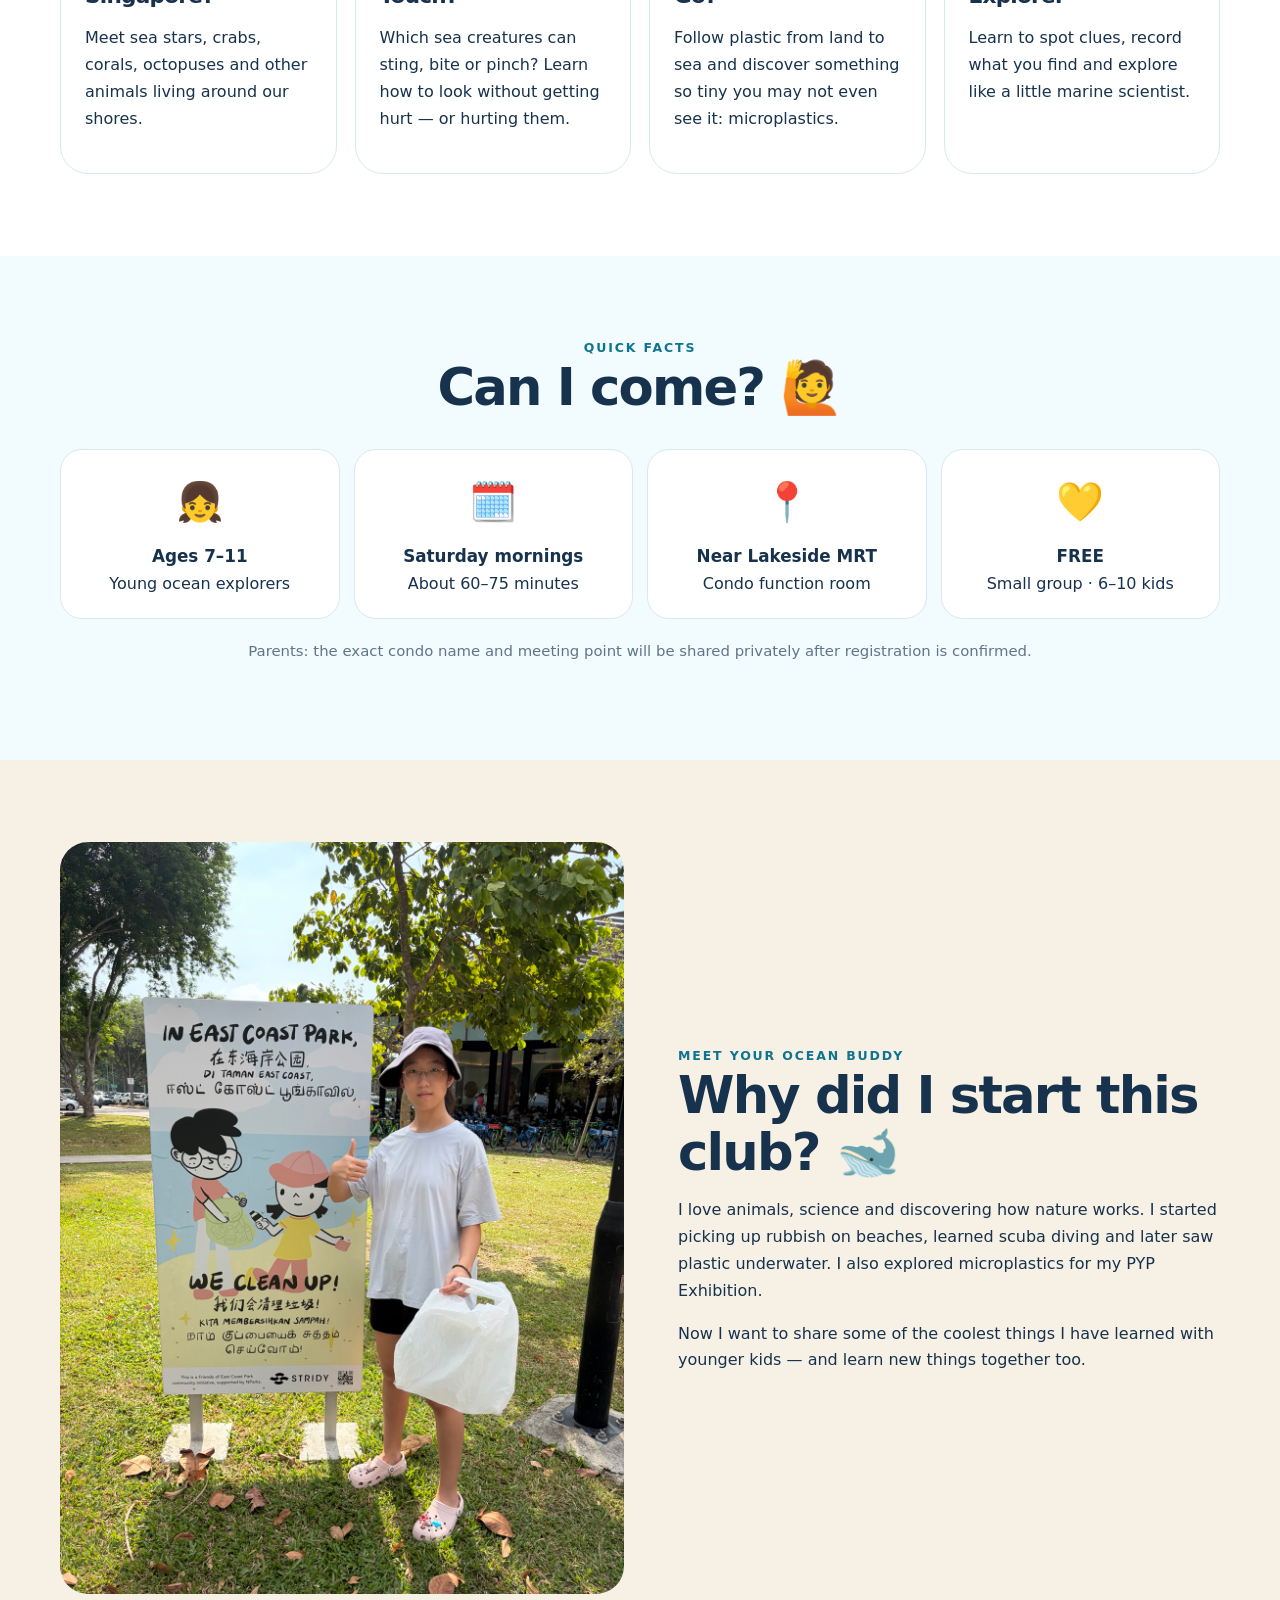
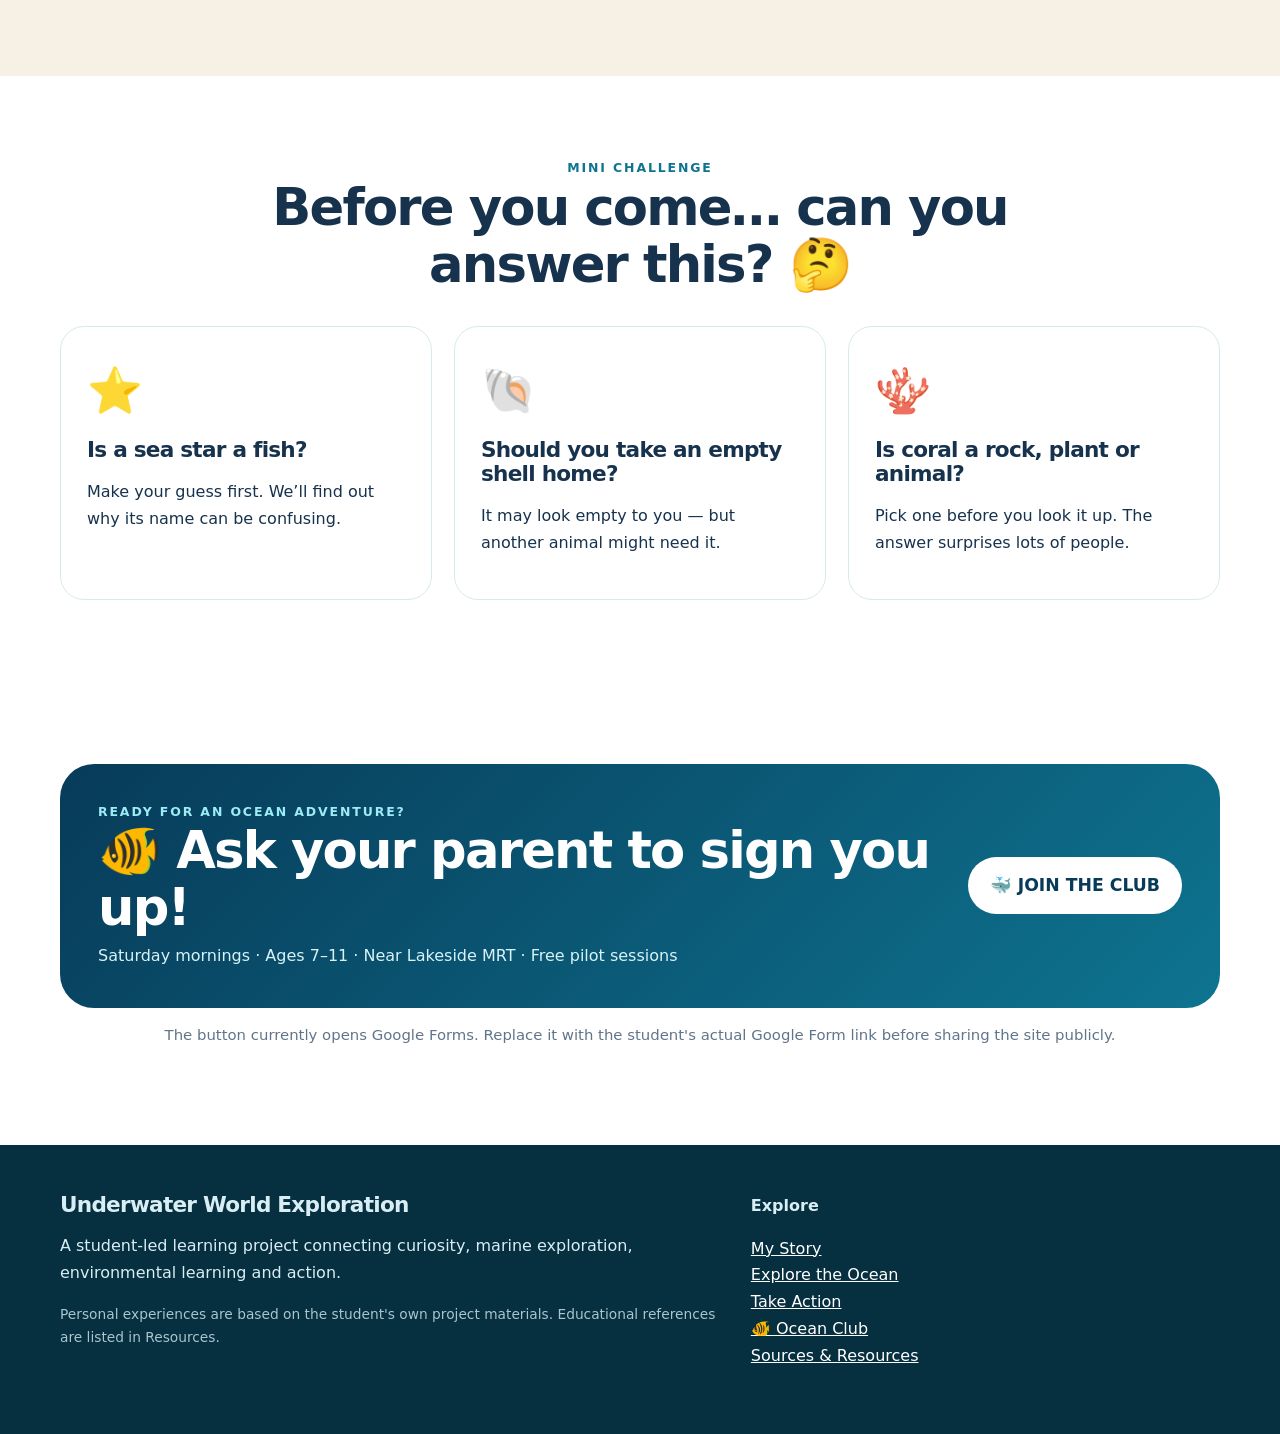
<file: ocean-club.html>
<!doctype html><html lang="en"><head><meta charset="utf-8"><meta name="viewport" content="width=device-width,initial-scale=1">
<meta name="description" content="Saturday Ocean Club for children aged 7–11 near Lakeside MRT, Singapore."><title>Saturday Ocean Club | Underwater World Exploration</title><link rel="stylesheet" href="assets/styles.css"></head><body><nav><div class="wrap navin">
<a class="brand" href="index.html"><span class="mark"></span>Underwater World Exploration</a>
<div class="links">
<a href="index.html">Home</a>
<a href="story.html">My Story</a>
<a href="explore.html">Explore</a>
<a href="action.html">Take Action</a>
<a class="ocean-link" href="ocean-club.html">🐠 Ocean Club</a>
</div></div></nav>
<header class="club-hero"><div class="wrap hero-grid">
<div style="position:relative;z-index:2">
<div class="club-badge">🐠 SATURDAY OCEAN CLUB · AGES 7–11</div>
<h1 class="club-title">Do you love animals & the sea? 🌊</h1>
<p class="lead">Come discover the amazing creatures living around Singapore! We’ll play, make things, try mini challenges and learn how to be kind to the ocean.</p>
<div class="club-points">
<div class="club-point">🦀 Meet cool sea animals</div>
<div class="club-point">🔬 Try mini experiments</div>
<div class="club-point">🎨 Make ocean crafts</div>
<div class="club-point">⭐ Play games & challenges</div>
</div>
<a class="join-btn" href="#join">🐳 I WANT TO JOIN!</a>
</div>
<div class="kid-photo"><img src="assets/images/coastal-exploration.jpeg" alt="Young ocean explorer by the coast"></div>
</div></header>

<section><div class="wrap">
<div class="club-section-title"><div class="eyebrow">What will we do?</div><h2>Every Saturday has a new ocean mission! 🐚</h2><p class="lead">You don’t need to know anything about marine life before you come. Just bring your curiosity.</p></div>
<div class="challenge-grid">
<div class="challenge"><div class="emoji">🦀</div><div class="question">Can you guess?</div><h3>Who Lives Around Singapore?</h3><p>Meet sea stars, crabs, corals, octopuses and other animals living around our shores.</p></div>
<div class="challenge"><div class="emoji">⚠️</div><div class="question">Ocean challenge</div><h3>Touch or Don’t Touch?</h3><p>Which sea creatures can sting, bite or pinch? Learn how to look without getting hurt — or hurting them.</p></div>
<div class="challenge"><div class="emoji">🔬</div><div class="question">Tiny but tricky</div><h3>Where Does Plastic Go?</h3><p>Follow plastic from land to sea and discover something so tiny you may not even see it: microplastics.</p></div>
<div class="challenge"><div class="emoji">🔎</div><div class="question">Your mission</div><h3>Be a Young Shore Explorer</h3><p>Learn to spot clues, record what you find and explore like a little marine scientist.</p></div>
</div>
</div></section>

<section class="soft"><div class="wrap">
<div class="club-section-title"><div class="eyebrow">Quick facts</div><h2>Can I come? 🙋</h2></div>
<div class="club-facts">
<div class="club-fact"><div class="emoji">👧</div><b>Ages 7–11</b><span>Young ocean explorers</span></div>
<div class="club-fact"><div class="emoji">🗓️</div><b>Saturday mornings</b><span>About 60–75 minutes</span></div>
<div class="club-fact"><div class="emoji">📍</div><b>Near Lakeside MRT</b><span>Condo function room</span></div>
<div class="club-fact"><div class="emoji">💛</div><b>FREE</b><span>Small group · 6–10 kids</span></div>
</div>
<p class="parent-note" style="text-align:center;margin-top:20px">Parents: the exact condo name and meeting point will be shared privately after registration is confirmed.</p>
</div></section>

<section class="sand"><div class="wrap split">
<div><img style="border-radius:28px" src="assets/images/east-coast-cleanup.jpeg" alt="Student taking part in a beach clean-up"></div>
<div><div class="eyebrow">Meet your ocean buddy</div><h2>Why did I start this club? 🐋</h2>
<p>I love animals, science and discovering how nature works. I started picking up rubbish on beaches, learned scuba diving and later saw plastic underwater. I also explored microplastics for my PYP Exhibition.</p>
<p>Now I want to share some of the coolest things I have learned with younger kids — and learn new things together too.</p>
</div></div></section>

<section><div class="wrap">
<div class="club-section-title"><div class="eyebrow">Mini challenge</div><h2>Before you come… can you answer this? 🤔</h2></div>
<div class="grid3">
<div class="card"><div class="fun-icon">⭐</div><h3>Is a sea star a fish?</h3><p>Make your guess first. We’ll find out why its name can be confusing.</p></div>
<div class="card"><div class="fun-icon">🐚</div><h3>Should you take an empty shell home?</h3><p>It may look empty to you — but another animal might need it.</p></div>
<div class="card"><div class="fun-icon">🪸</div><h3>Is coral a rock, plant or animal?</h3><p>Pick one before you look it up. The answer surprises lots of people.</p></div>
</div>
</div></section>

<section id="join"><div class="wrap">
<div class="ocean-callout">
<div><div class="eyebrow" style="color:#9debf5">Ready for an ocean adventure?</div><h2 style="margin-bottom:8px">🐠 Ask your parent to sign you up!</h2><p style="margin:0">Saturday mornings · Ages 7–11 · Near Lakeside MRT · Free pilot sessions</p></div>
<a class="join-btn" href="https://forms.gle/WXKmPEHvBi5CfKtDA" target="_blank" rel="noopener">🐳 JOIN THE CLUB</a>
</div>
<p class="parent-note" style="text-align:center">The button currently opens Google Forms. Replace it with the student's actual Google Form link before sharing the site publicly.</p>
</div></section>
<footer><div class="wrap foot"><div><h3>Underwater World Exploration</h3>
<p>A student-led learning project connecting curiosity, marine exploration, environmental learning and action.</p>
<p class="small">Personal experiences are based on the student's own project materials. Educational references are listed in Resources.</p></div>
<div><b>Explore</b><p><a href="story.html">My Story</a><br><a href="explore.html">Explore the Ocean</a><br><a href="action.html">Take Action</a><br><a href="ocean-club.html">🐠 Ocean Club</a><br><a href="resources.html">Sources & Resources</a></p></div></div></footer></body></html>
</file>
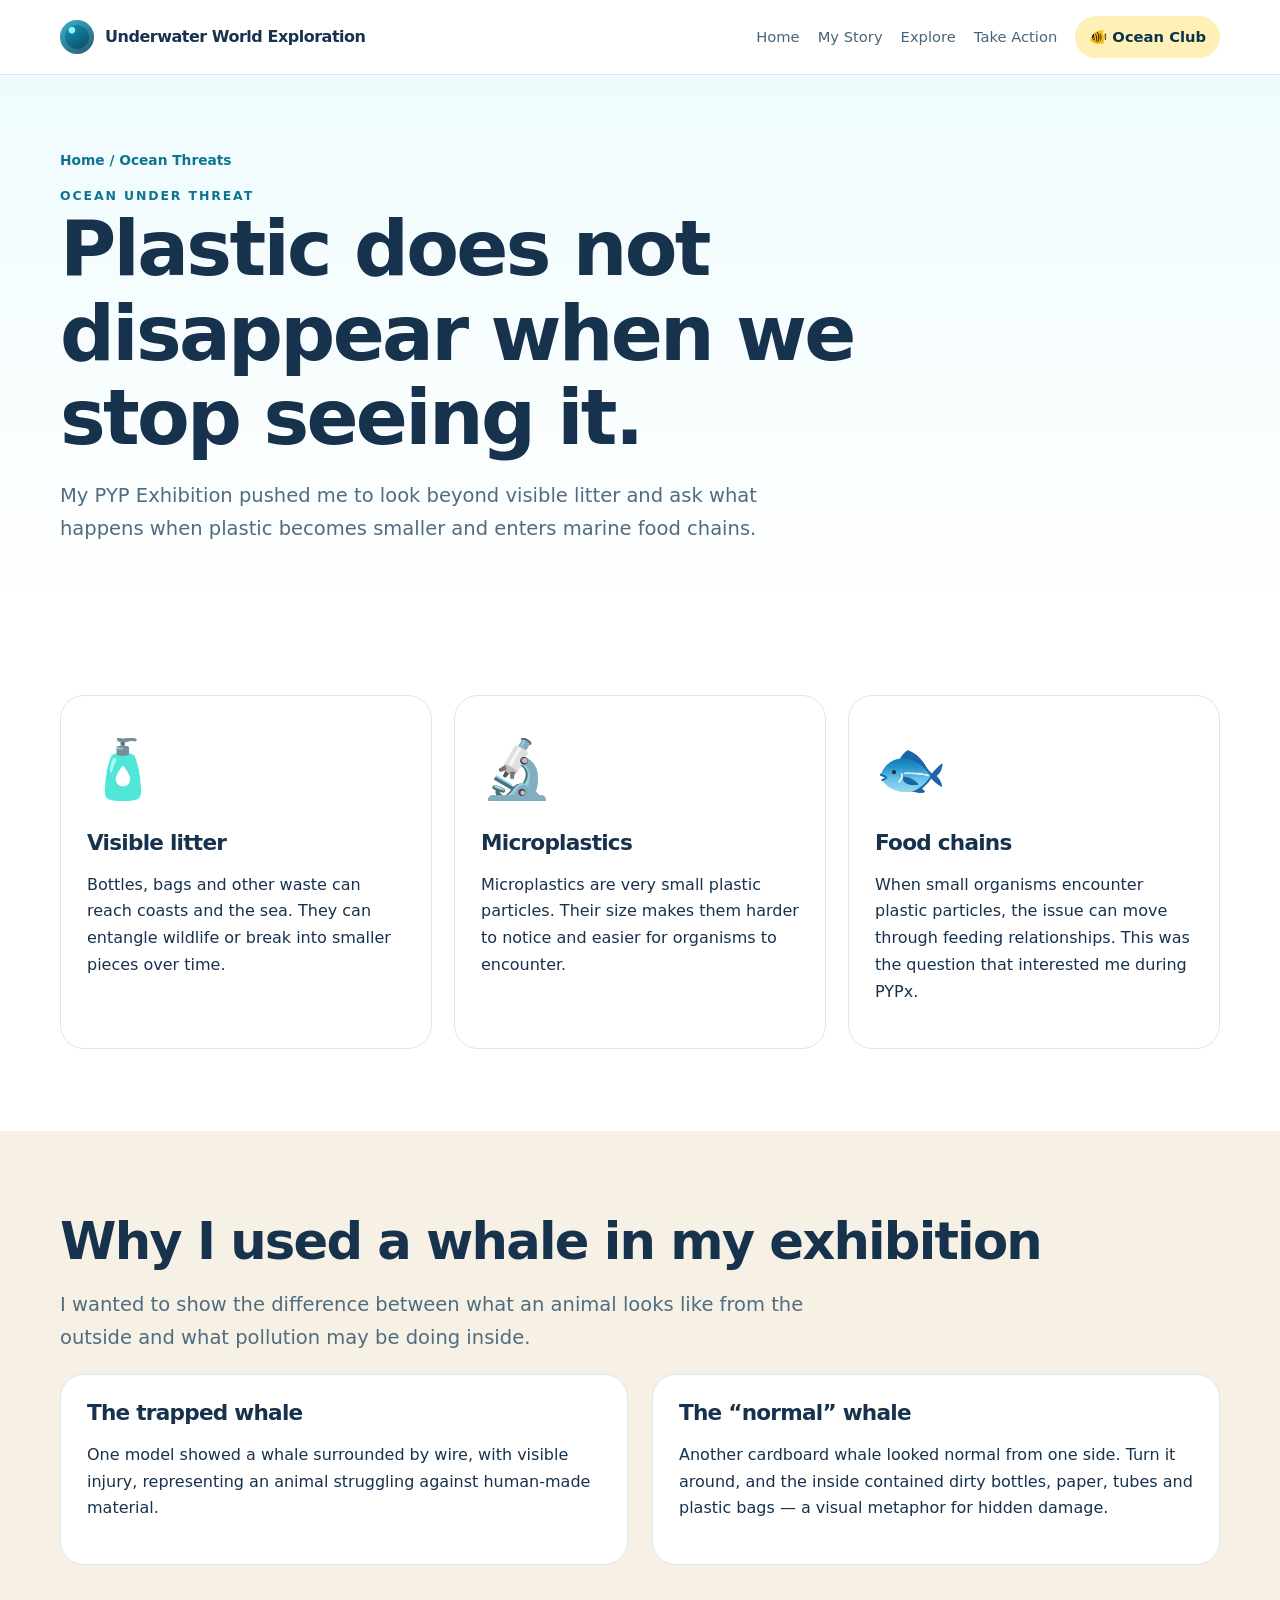
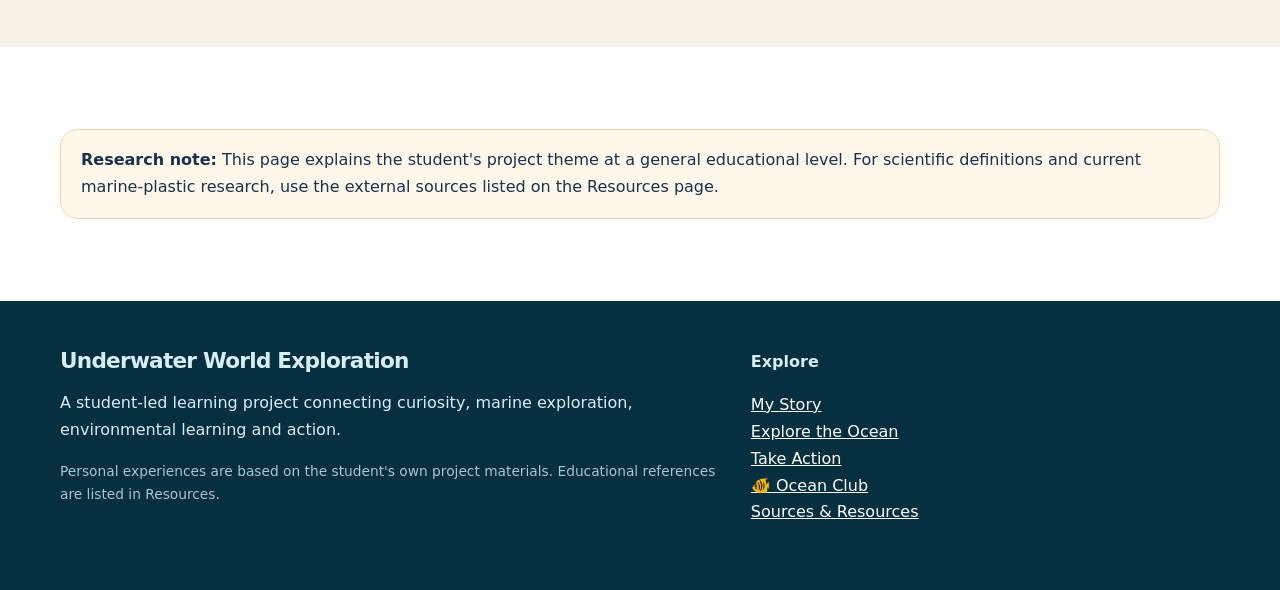
<file: pollution.html>
<!doctype html><html lang="en"><head><meta charset="utf-8"><meta name="viewport" content="width=device-width,initial-scale=1">
<meta name="description" content="Underwater World Exploration"><title>Ocean Under Threat | Underwater World Exploration</title><link rel="stylesheet" href="assets/styles.css"></head><body>
<nav><div class="wrap navin">
<a class="brand" href="index.html"><span class="mark"></span>Underwater World Exploration</a>
<div class="links">
<a href="index.html">Home</a>
<a href="story.html">My Story</a>
<a href="explore.html">Explore</a>
<a href="action.html">Take Action</a>
<a class="ocean-link" href="ocean-club.html">🐠 Ocean Club</a>
</div></div></nav>

<header class="pagehead"><div class="wrap"><div class="crumb">Home / Ocean Threats</div><div class="eyebrow">Ocean Under Threat</div><h1>Plastic does not disappear when we stop seeing it.</h1>
<p class="lead">My PYP Exhibition pushed me to look beyond visible litter and ask what happens when plastic becomes smaller and enters marine food chains.</p></div></header>
<section><div class="wrap"><div class="grid3">
<div class="card"><div class="species">🧴</div><h3>Visible litter</h3><p>Bottles, bags and other waste can reach coasts and the sea. They can entangle wildlife or break into smaller pieces over time.</p></div>
<div class="card"><div class="species">🔬</div><h3>Microplastics</h3><p>Microplastics are very small plastic particles. Their size makes them harder to notice and easier for organisms to encounter.</p></div>
<div class="card"><div class="species">🐟</div><h3>Food chains</h3><p>When small organisms encounter plastic particles, the issue can move through feeding relationships. This was the question that interested me during PYPx.</p></div>
</div></div></section>
<section class="sand"><div class="wrap"><h2>Why I used a whale in my exhibition</h2><p class="lead">I wanted to show the difference between what an animal looks like from the outside and what pollution may be doing inside.</p>
<div class="grid2"><div class="card"><h3>The trapped whale</h3><p>One model showed a whale surrounded by wire, with visible injury, representing an animal struggling against human-made material.</p></div>
<div class="card"><h3>The “normal” whale</h3><p>Another cardboard whale looked normal from one side. Turn it around, and the inside contained dirty bottles, paper, tubes and plastic bags — a visual metaphor for hidden damage.</p></div></div></div></section>
<section><div class="wrap note"><b>Research note:</b> This page explains the student's project theme at a general educational level. For scientific definitions and current marine-plastic research, use the external sources listed on the Resources page.</div></section>

<footer><div class="wrap foot"><div><h3>Underwater World Exploration</h3>
<p>A student-led learning project connecting curiosity, marine exploration, environmental learning and action.</p>
<p class="small">Personal experiences are based on the student's own project materials. Educational references are listed in Resources.</p></div>
<div><b>Explore</b><p><a href="story.html">My Story</a><br><a href="explore.html">Explore the Ocean</a><br><a href="action.html">Take Action</a><br><a href="ocean-club.html">🐠 Ocean Club</a><br><a href="resources.html">Sources & Resources</a></p></div></div></footer>
</body></html>
</file>
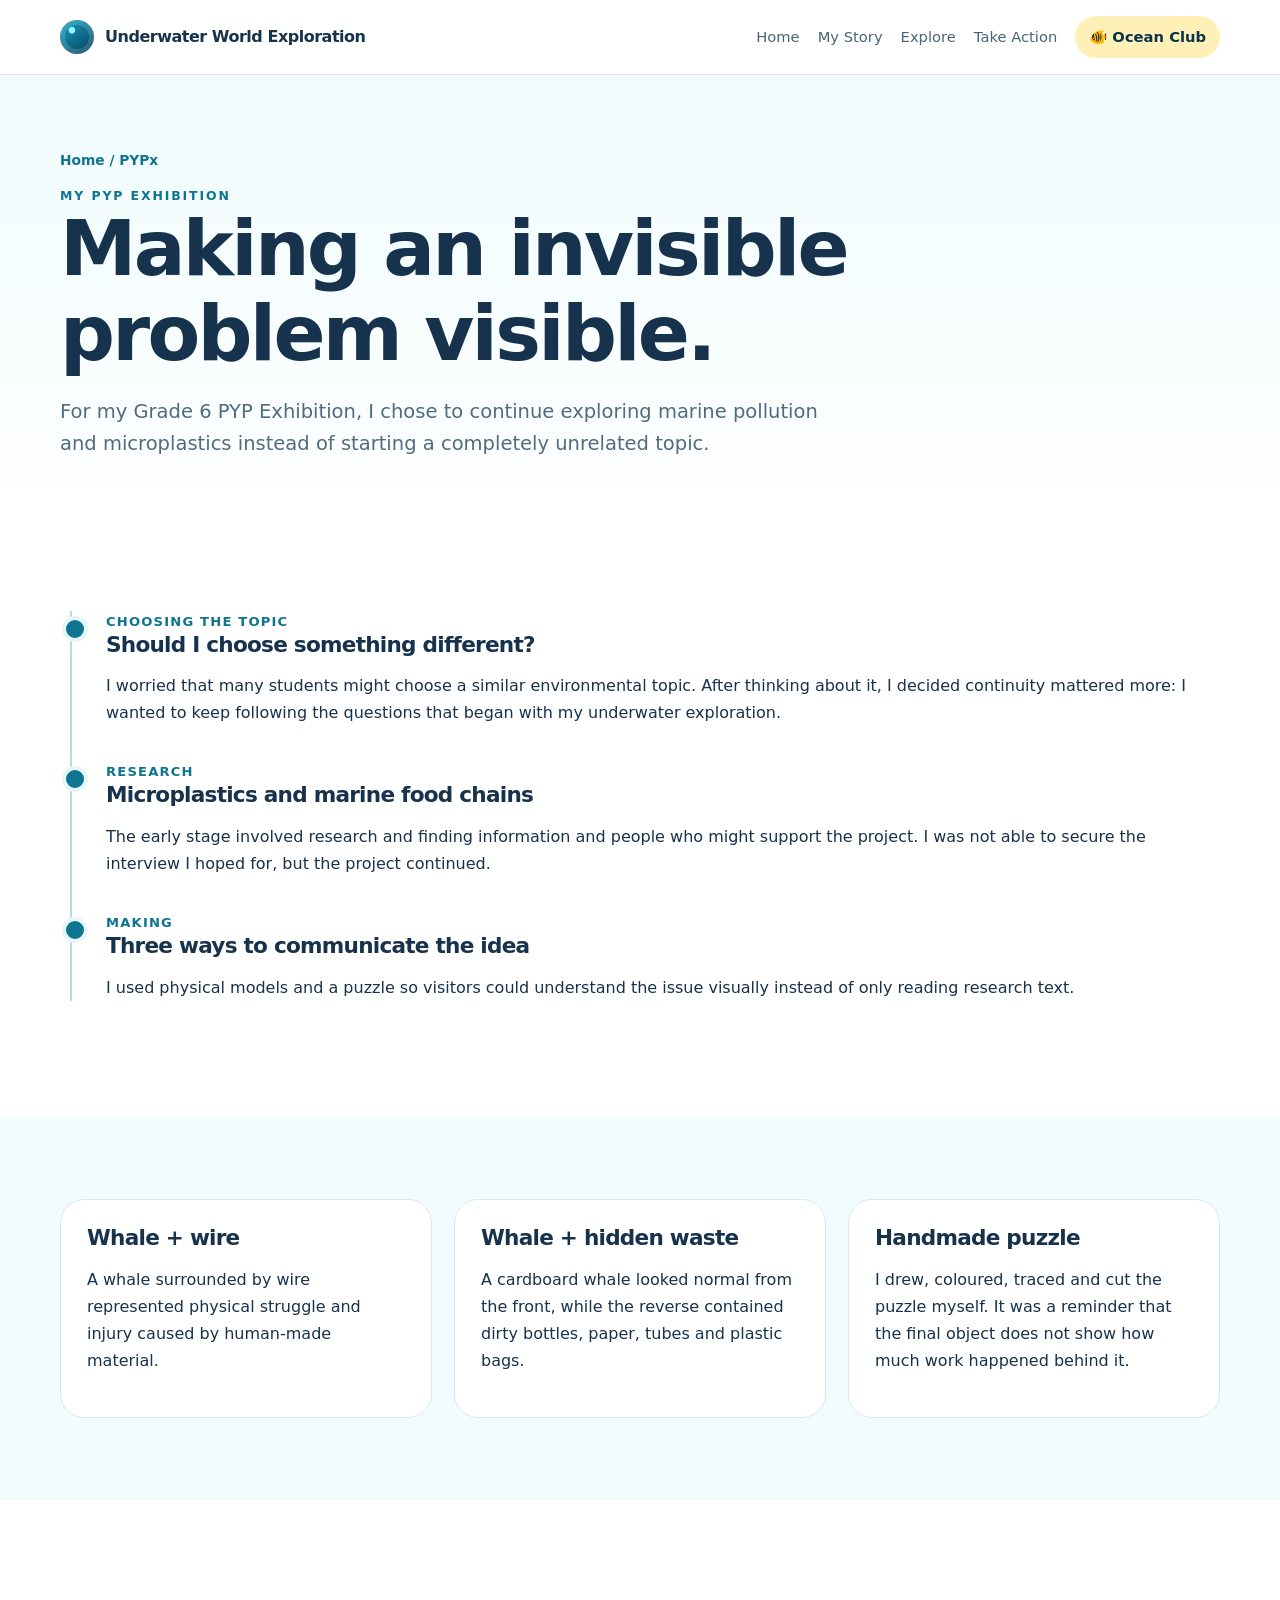
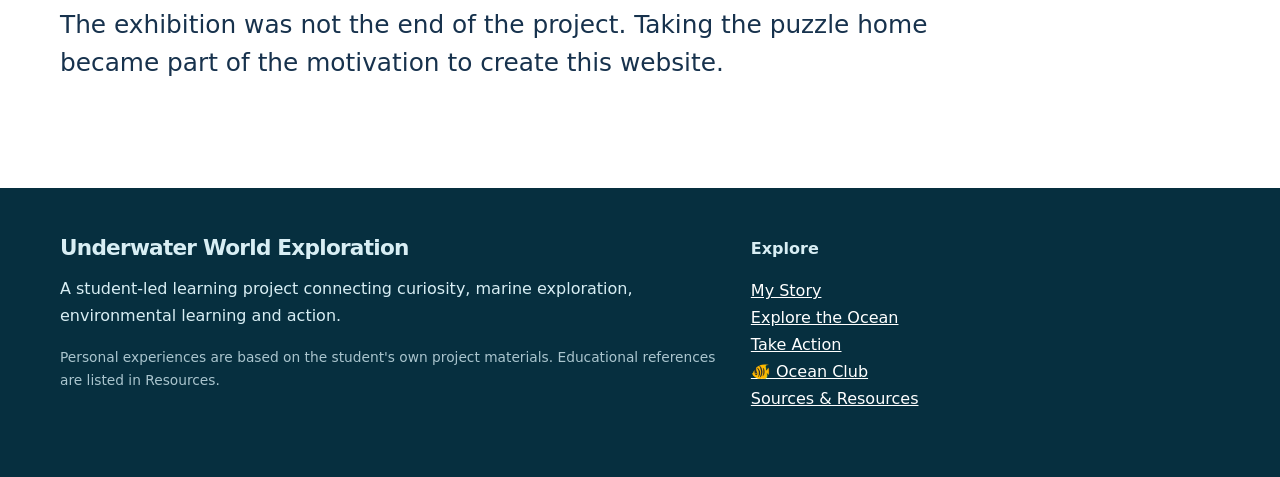
<file: pyp.html>
<!doctype html><html lang="en"><head><meta charset="utf-8"><meta name="viewport" content="width=device-width,initial-scale=1">
<meta name="description" content="Underwater World Exploration"><title>My PYP Exhibition | Underwater World Exploration</title><link rel="stylesheet" href="assets/styles.css"></head><body>
<nav><div class="wrap navin">
<a class="brand" href="index.html"><span class="mark"></span>Underwater World Exploration</a>
<div class="links">
<a href="index.html">Home</a>
<a href="story.html">My Story</a>
<a href="explore.html">Explore</a>
<a href="action.html">Take Action</a>
<a class="ocean-link" href="ocean-club.html">🐠 Ocean Club</a>
</div></div></nav>

<header class="pagehead"><div class="wrap"><div class="crumb">Home / PYPx</div><div class="eyebrow">My PYP Exhibition</div><h1>Making an invisible problem visible.</h1>
<p class="lead">For my Grade 6 PYP Exhibition, I chose to continue exploring marine pollution and microplastics instead of starting a completely unrelated topic.</p></div></header>
<section><div class="wrap"><div class="timeline">
<div class="time"><div class="year">Choosing the topic</div><h3>Should I choose something different?</h3><p>I worried that many students might choose a similar environmental topic. After thinking about it, I decided continuity mattered more: I wanted to keep following the questions that began with my underwater exploration.</p></div>
<div class="time"><div class="year">Research</div><h3>Microplastics and marine food chains</h3><p>The early stage involved research and finding information and people who might support the project. I was not able to secure the interview I hoped for, but the project continued.</p></div>
<div class="time"><div class="year">Making</div><h3>Three ways to communicate the idea</h3><p>I used physical models and a puzzle so visitors could understand the issue visually instead of only reading research text.</p></div>
</div></div></section>
<section class="soft"><div class="wrap grid3">
<div class="card"><h3>Whale + wire</h3><p>A whale surrounded by wire represented physical struggle and injury caused by human-made material.</p></div>
<div class="card"><h3>Whale + hidden waste</h3><p>A cardboard whale looked normal from the front, while the reverse contained dirty bottles, paper, tubes and plastic bags.</p></div>
<div class="card"><h3>Handmade puzzle</h3><p>I drew, coloured, traced and cut the puzzle myself. It was a reminder that the final object does not show how much work happened behind it.</p></div>
</div></section>
<section><div class="wrap"><p class="quote">The exhibition was not the end of the project. Taking the puzzle home became part of the motivation to create this website.</p></div></section>

<footer><div class="wrap foot"><div><h3>Underwater World Exploration</h3>
<p>A student-led learning project connecting curiosity, marine exploration, environmental learning and action.</p>
<p class="small">Personal experiences are based on the student's own project materials. Educational references are listed in Resources.</p></div>
<div><b>Explore</b><p><a href="story.html">My Story</a><br><a href="explore.html">Explore the Ocean</a><br><a href="action.html">Take Action</a><br><a href="ocean-club.html">🐠 Ocean Club</a><br><a href="resources.html">Sources & Resources</a></p></div></div></footer>
</body></html>
</file>
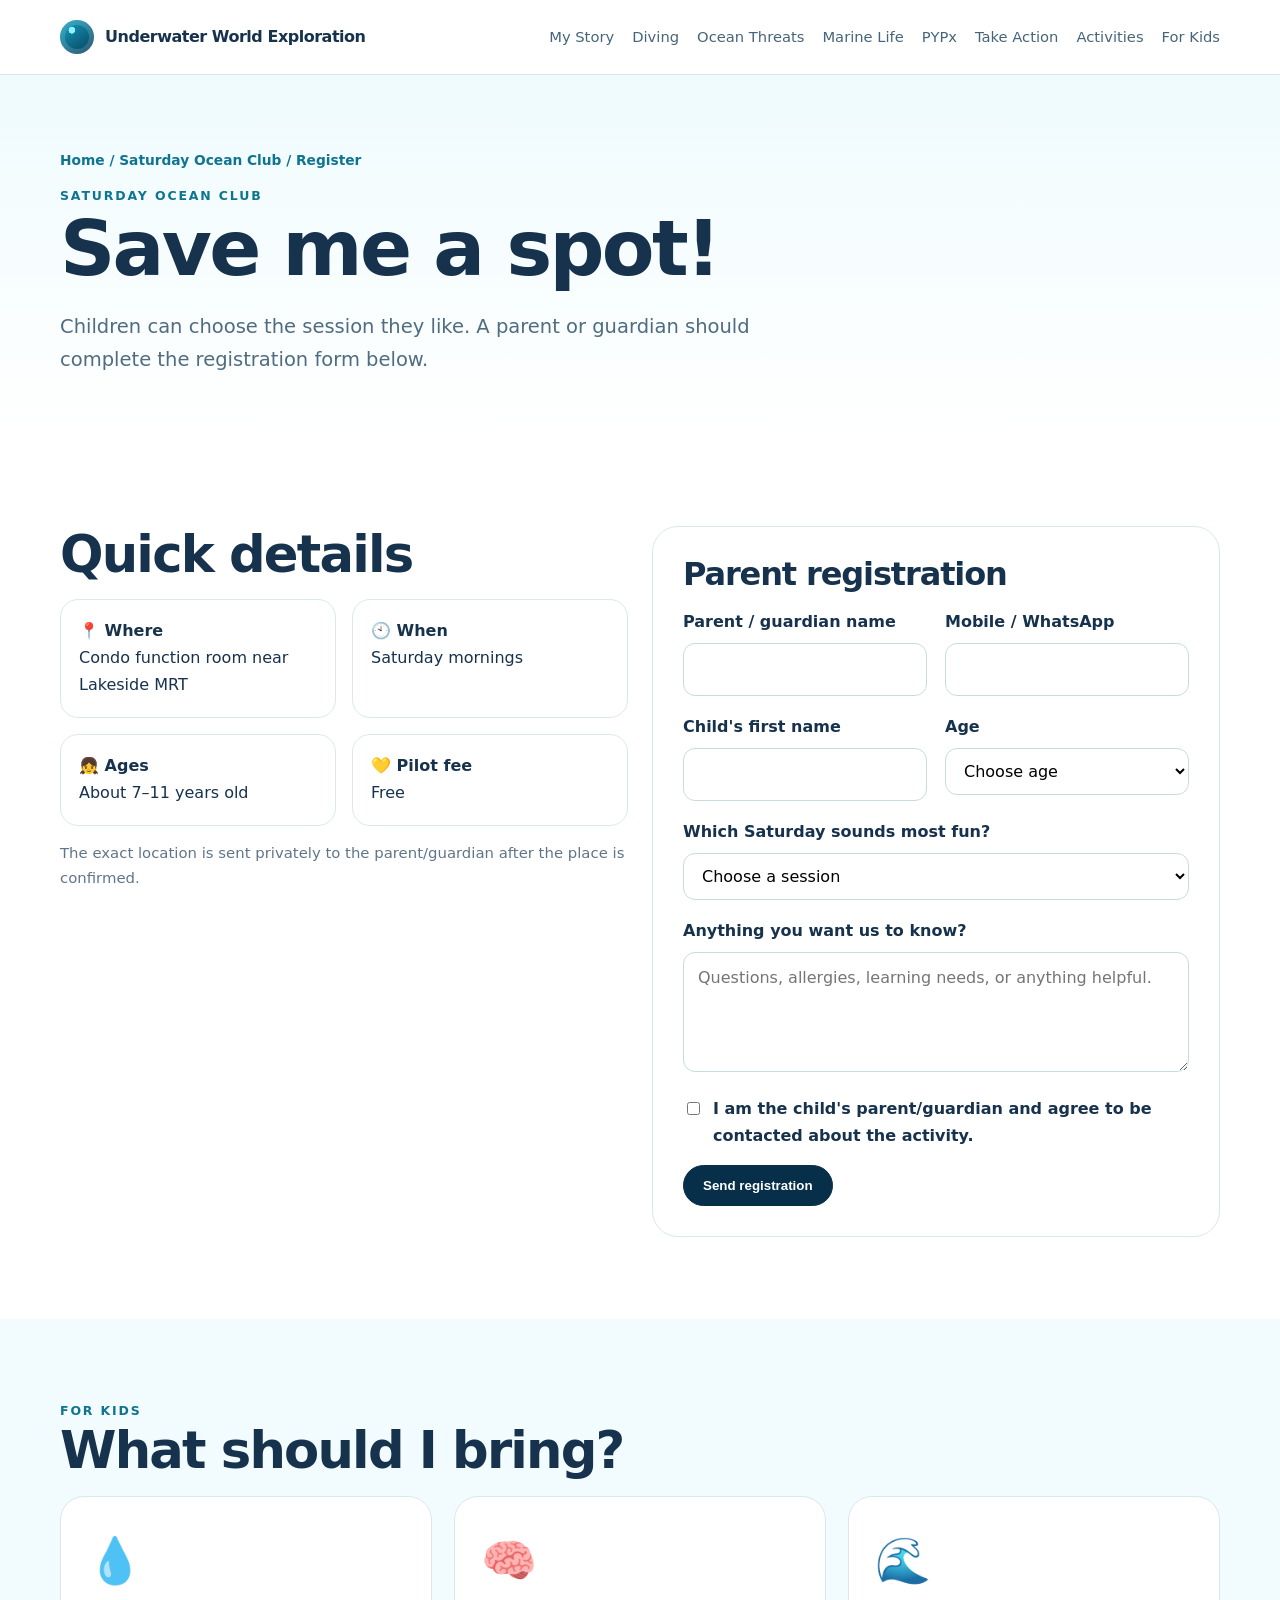
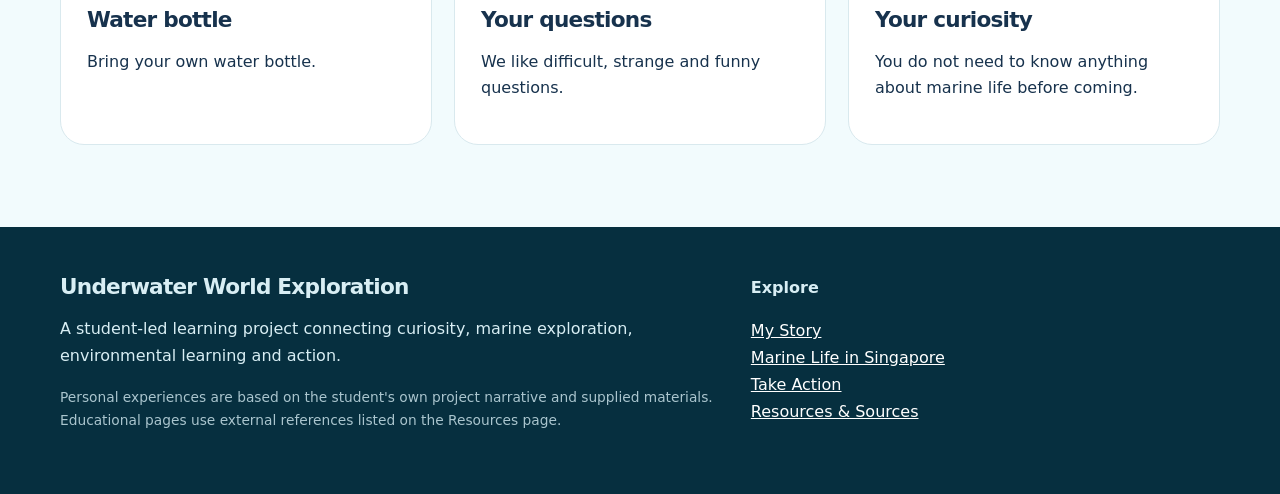
<file: register.html>
<!doctype html><html lang="en"><head><meta charset="utf-8"><meta name="viewport" content="width=device-width,initial-scale=1">
<meta name="description" content="Parent registration for Saturday Ocean Club near Lakeside MRT."><title>Register for Saturday Ocean Club | Underwater World Exploration</title><link rel="stylesheet" href="assets/styles.css"></head><body><nav><div class="wrap navin">
<a class="brand" href="index.html"><span class="mark"></span>Underwater World Exploration</a>
<div class="links">
<a href="story.html">My Story</a><a href="diving.html">Diving</a><a href="pollution.html">Ocean Threats</a>
<a href="marine-life.html">Marine Life</a><a href="pyp.html">PYPx</a><a href="action.html">Take Action</a>
<a href="activities.html">Activities</a><a href="resources.html">For Kids</a>
</div></div></nav>
<header class="pagehead"><div class="wrap">
<div class="crumb">Home / Saturday Ocean Club / Register</div>
<div class="eyebrow">Saturday Ocean Club</div>
<h1>Save me a spot!</h1>
<p class="lead">Children can choose the session they like. A parent or guardian should complete the registration form below.</p>
</div></header>

<section><div class="wrap grid2">
<div>
<h2>Quick details</h2>
<div class="kid-list">
<div><b>📍 Where</b><br>Condo function room near Lakeside MRT</div>
<div><b>🕙 When</b><br>Saturday mornings</div>
<div><b>👧 Ages</b><br>About 7–11 years old</div>
<div><b>💛 Pilot fee</b><br>Free</div>
</div>
<p class="parent-note">The exact location is sent privately to the parent/guardian after the place is confirmed.</p>
</div>

<div class="formbox">
<h2 style="font-size:2rem">Parent registration</h2>
<form action="#" method="post" onsubmit="event.preventDefault();document.getElementById('demo-msg').style.display='block';">
<div class="formgrid">
<div><label for="parent">Parent / guardian name</label><input id="parent" name="parent" required></div>
<div><label for="contact">Mobile / WhatsApp</label><input id="contact" name="contact" required></div>
<div><label for="child">Child's first name</label><input id="child" name="child" required></div>
<div><label for="age">Age</label><select id="age" required><option value="">Choose age</option><option>7</option><option>8</option><option>9</option><option>10</option><option>11</option><option>Other</option></select></div>
</div>

<div style="margin-top:18px"><label for="session">Which Saturday sounds most fun?</label>
<select id="session" required>
<option value="">Choose a session</option>
<option>Who Lives Around Singapore?</option>
<option>Touch or Don’t Touch?</option>
<option>Where Does Plastic Go?</option>
<option>Be a Young Shore Explorer</option>
<option>Any session is fine</option>
</select></div>

<div style="margin-top:18px"><label for="notes">Anything you want us to know?</label>
<textarea id="notes" placeholder="Questions, allergies, learning needs, or anything helpful."></textarea></div>

<div class="check" style="margin-top:16px"><input id="guardian" type="checkbox" required><label for="guardian">I am the child's parent/guardian and agree to be contacted about the activity.</label></div>

<button class="btn primary" type="submit">Send registration</button>
<p id="demo-msg" class="noticebar" style="display:none;margin-top:16px"><b>Registration page is ready, but the form still needs a receiving email/form service connected.</b> Once connected, this button will send the registration directly.</p>
</form>
</div>
</div></section>

<section class="soft"><div class="wrap">
<div class="eyebrow">For kids</div><h2>What should I bring?</h2>
<div class="grid3">
<div class="card"><div class="fun-icon">💧</div><h3>Water bottle</h3><p>Bring your own water bottle.</p></div>
<div class="card"><div class="fun-icon">🧠</div><h3>Your questions</h3><p>We like difficult, strange and funny questions.</p></div>
<div class="card"><div class="fun-icon">🌊</div><h3>Your curiosity</h3><p>You do not need to know anything about marine life before coming.</p></div>
</div>
</div></section>
<footer><div class="wrap foot"><div><h3>Underwater World Exploration</h3>
<p>A student-led learning project connecting curiosity, marine exploration, environmental learning and action.</p>
<p class="small">Personal experiences are based on the student's own project narrative and supplied materials. Educational pages use external references listed on the Resources page.</p></div>
<div><b>Explore</b><p><a href="story.html">My Story</a><br><a href="marine-life.html">Marine Life in Singapore</a><br><a href="action.html">Take Action</a><br><a href="resources.html">Resources & Sources</a></p></div></div></footer></body></html>
</file>
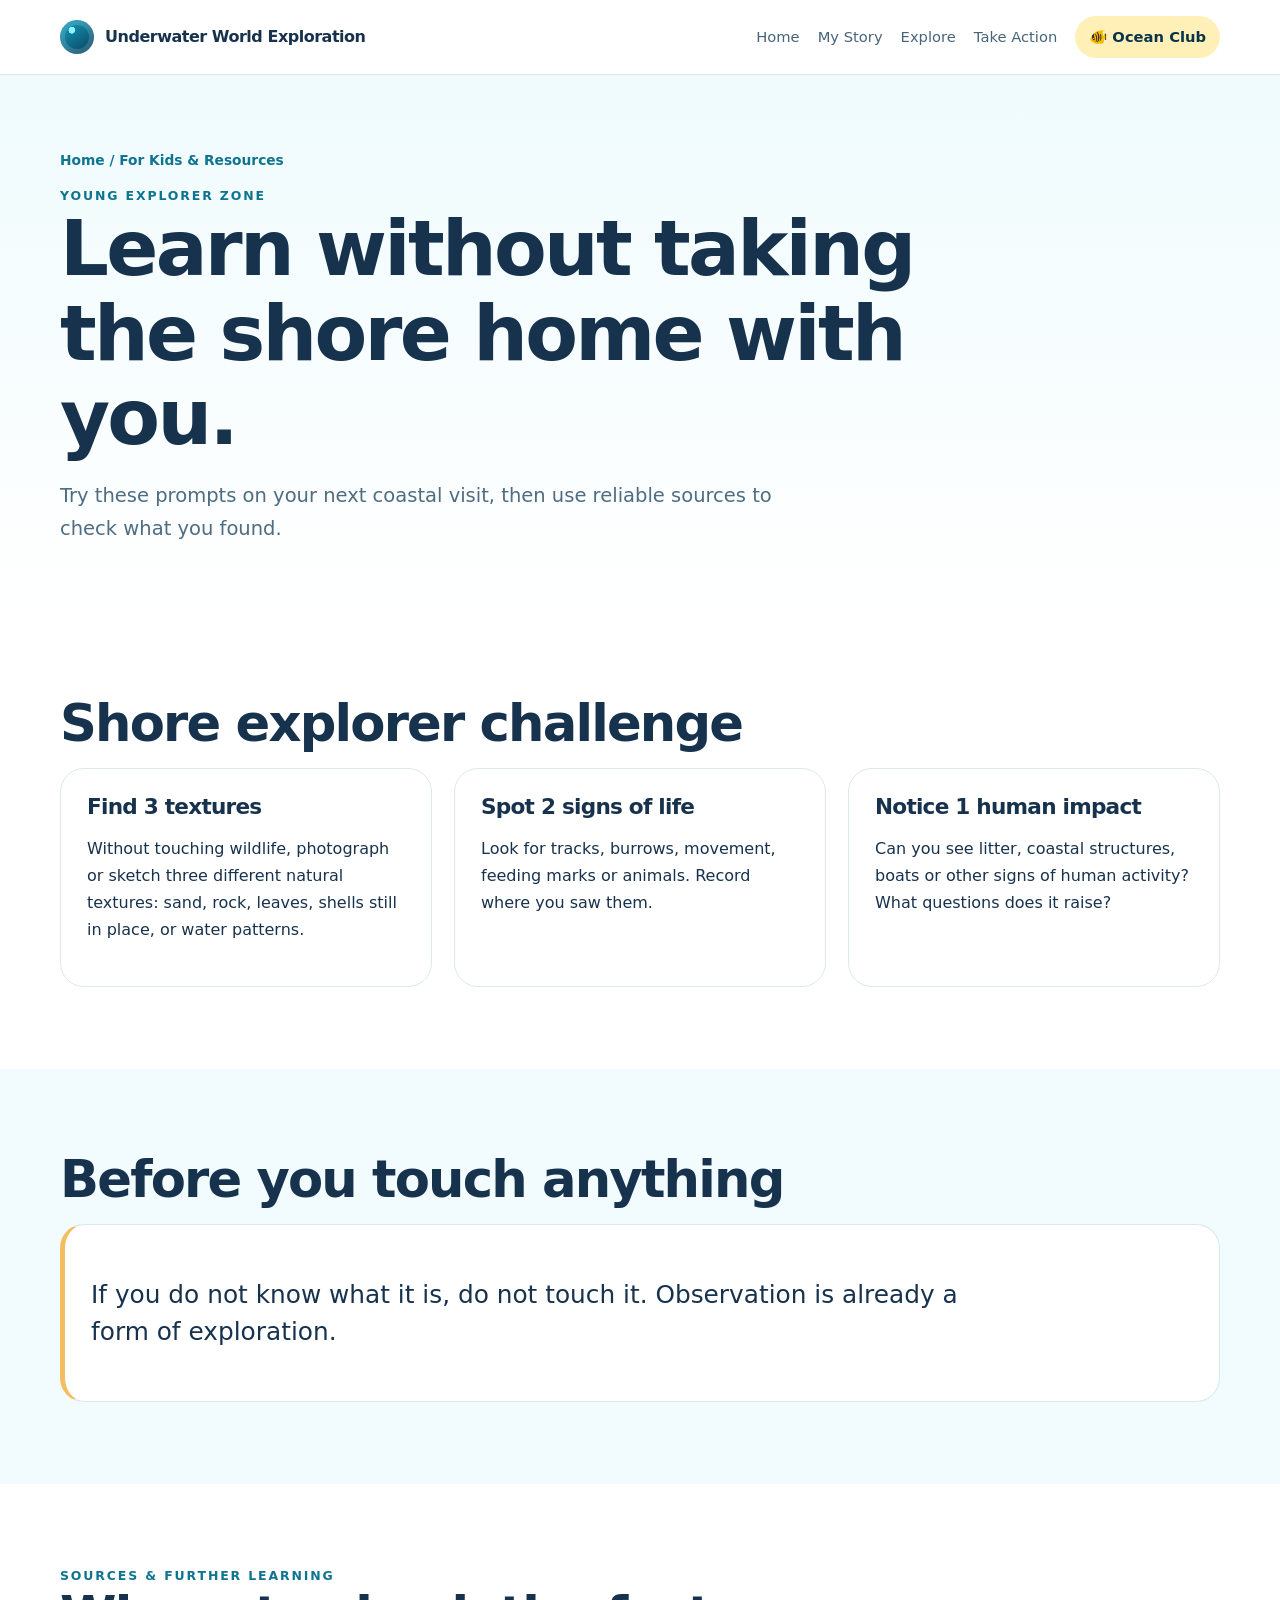
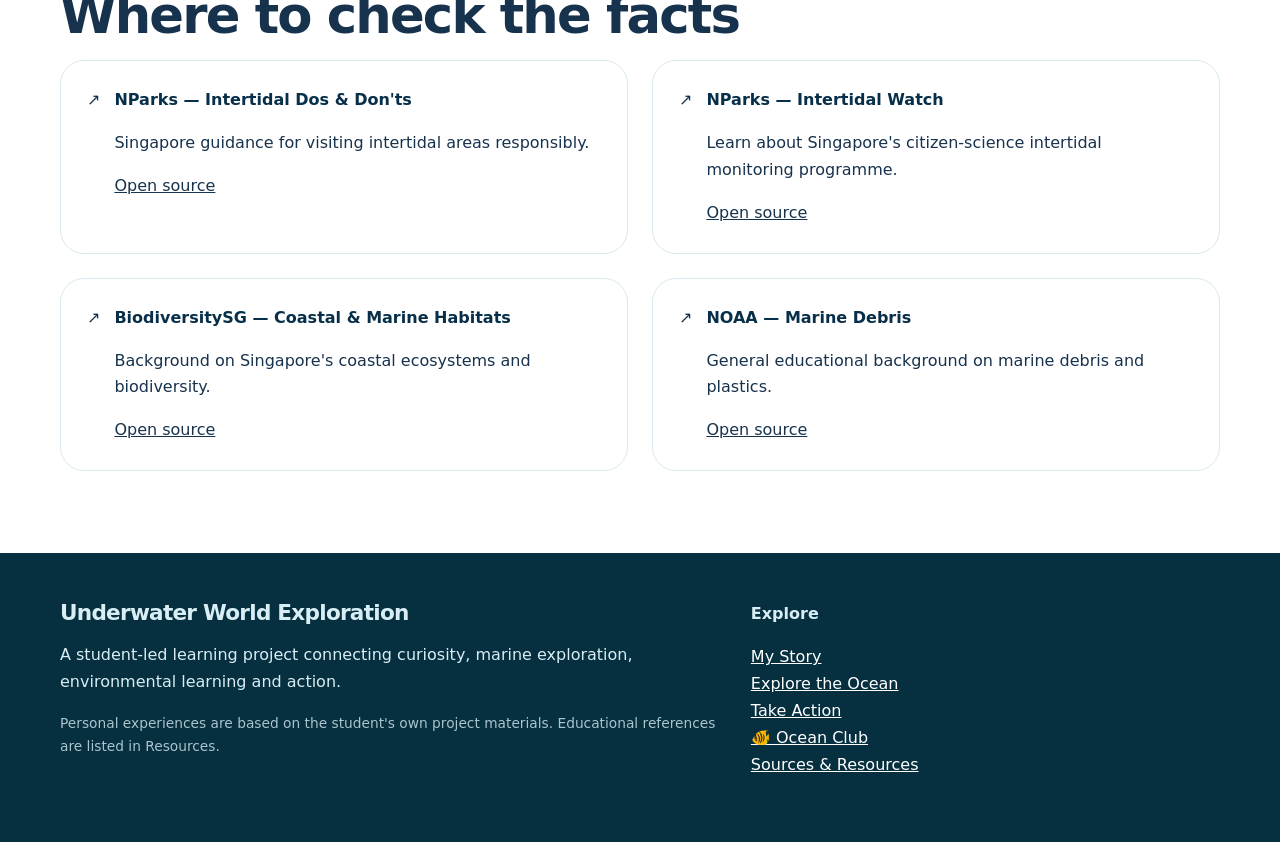
<file: resources.html>
<!doctype html><html lang="en"><head><meta charset="utf-8"><meta name="viewport" content="width=device-width,initial-scale=1">
<meta name="description" content="Underwater World Exploration"><title>For Kids &amp; Resources | Underwater World Exploration</title><link rel="stylesheet" href="assets/styles.css"></head><body>
<nav><div class="wrap navin">
<a class="brand" href="index.html"><span class="mark"></span>Underwater World Exploration</a>
<div class="links">
<a href="index.html">Home</a>
<a href="story.html">My Story</a>
<a href="explore.html">Explore</a>
<a href="action.html">Take Action</a>
<a class="ocean-link" href="ocean-club.html">🐠 Ocean Club</a>
</div></div></nav>

<header class="pagehead"><div class="wrap"><div class="crumb">Home / For Kids & Resources</div><div class="eyebrow">Young Explorer Zone</div><h1>Learn without taking the shore home with you.</h1>
<p class="lead">Try these prompts on your next coastal visit, then use reliable sources to check what you found.</p></div></header>
<section><div class="wrap"><h2>Shore explorer challenge</h2><div class="grid3">
<div class="card"><h3>Find 3 textures</h3><p>Without touching wildlife, photograph or sketch three different natural textures: sand, rock, leaves, shells still in place, or water patterns.</p></div>
<div class="card"><h3>Spot 2 signs of life</h3><p>Look for tracks, burrows, movement, feeding marks or animals. Record where you saw them.</p></div>
<div class="card"><h3>Notice 1 human impact</h3><p>Can you see litter, coastal structures, boats or other signs of human activity? What questions does it raise?</p></div>
</div></div></section>
<section class="soft"><div class="wrap"><h2>Before you touch anything</h2><div class="card rule"><p class="quote">If you do not know what it is, do not touch it. Observation is already a form of exploration.</p></div></div></section>
<section><div class="wrap"><div class="eyebrow">Sources & further learning</div><h2>Where to check the facts</h2>
<div class="grid2">
<div class="card resource"><div>↗</div><div><b>NParks — Intertidal Dos & Don'ts</b><p>Singapore guidance for visiting intertidal areas responsibly.</p><a href="https://www.nparks.gov.sg/visit/when-visiting-parks/etiquette/intertidal-dos-donts" target="_blank" rel="noopener">Open source</a></div></div>
<div class="card resource"><div>↗</div><div><b>NParks — Intertidal Watch</b><p>Learn about Singapore's citizen-science intertidal monitoring programme.</p><a href="https://www.nparks.gov.sg/nature/community-in-nature/intertidal-watch" target="_blank" rel="noopener">Open source</a></div></div>
<div class="card resource"><div>↗</div><div><b>BiodiversitySG — Coastal & Marine Habitats</b><p>Background on Singapore's coastal ecosystems and biodiversity.</p><a href="https://biodiversitysg.nparks.gov.sg/our-ecosystems/coastal-and-marine-habitats/" target="_blank" rel="noopener">Open source</a></div></div>
<div class="card resource"><div>↗</div><div><b>NOAA — Marine Debris</b><p>General educational background on marine debris and plastics.</p><a href="https://marinedebris.noaa.gov/" target="_blank" rel="noopener">Open source</a></div></div>
</div></div></section>

<footer><div class="wrap foot"><div><h3>Underwater World Exploration</h3>
<p>A student-led learning project connecting curiosity, marine exploration, environmental learning and action.</p>
<p class="small">Personal experiences are based on the student's own project materials. Educational references are listed in Resources.</p></div>
<div><b>Explore</b><p><a href="story.html">My Story</a><br><a href="explore.html">Explore the Ocean</a><br><a href="action.html">Take Action</a><br><a href="ocean-club.html">🐠 Ocean Club</a><br><a href="resources.html">Sources & Resources</a></p></div></div></footer>
</body></html>
</file>
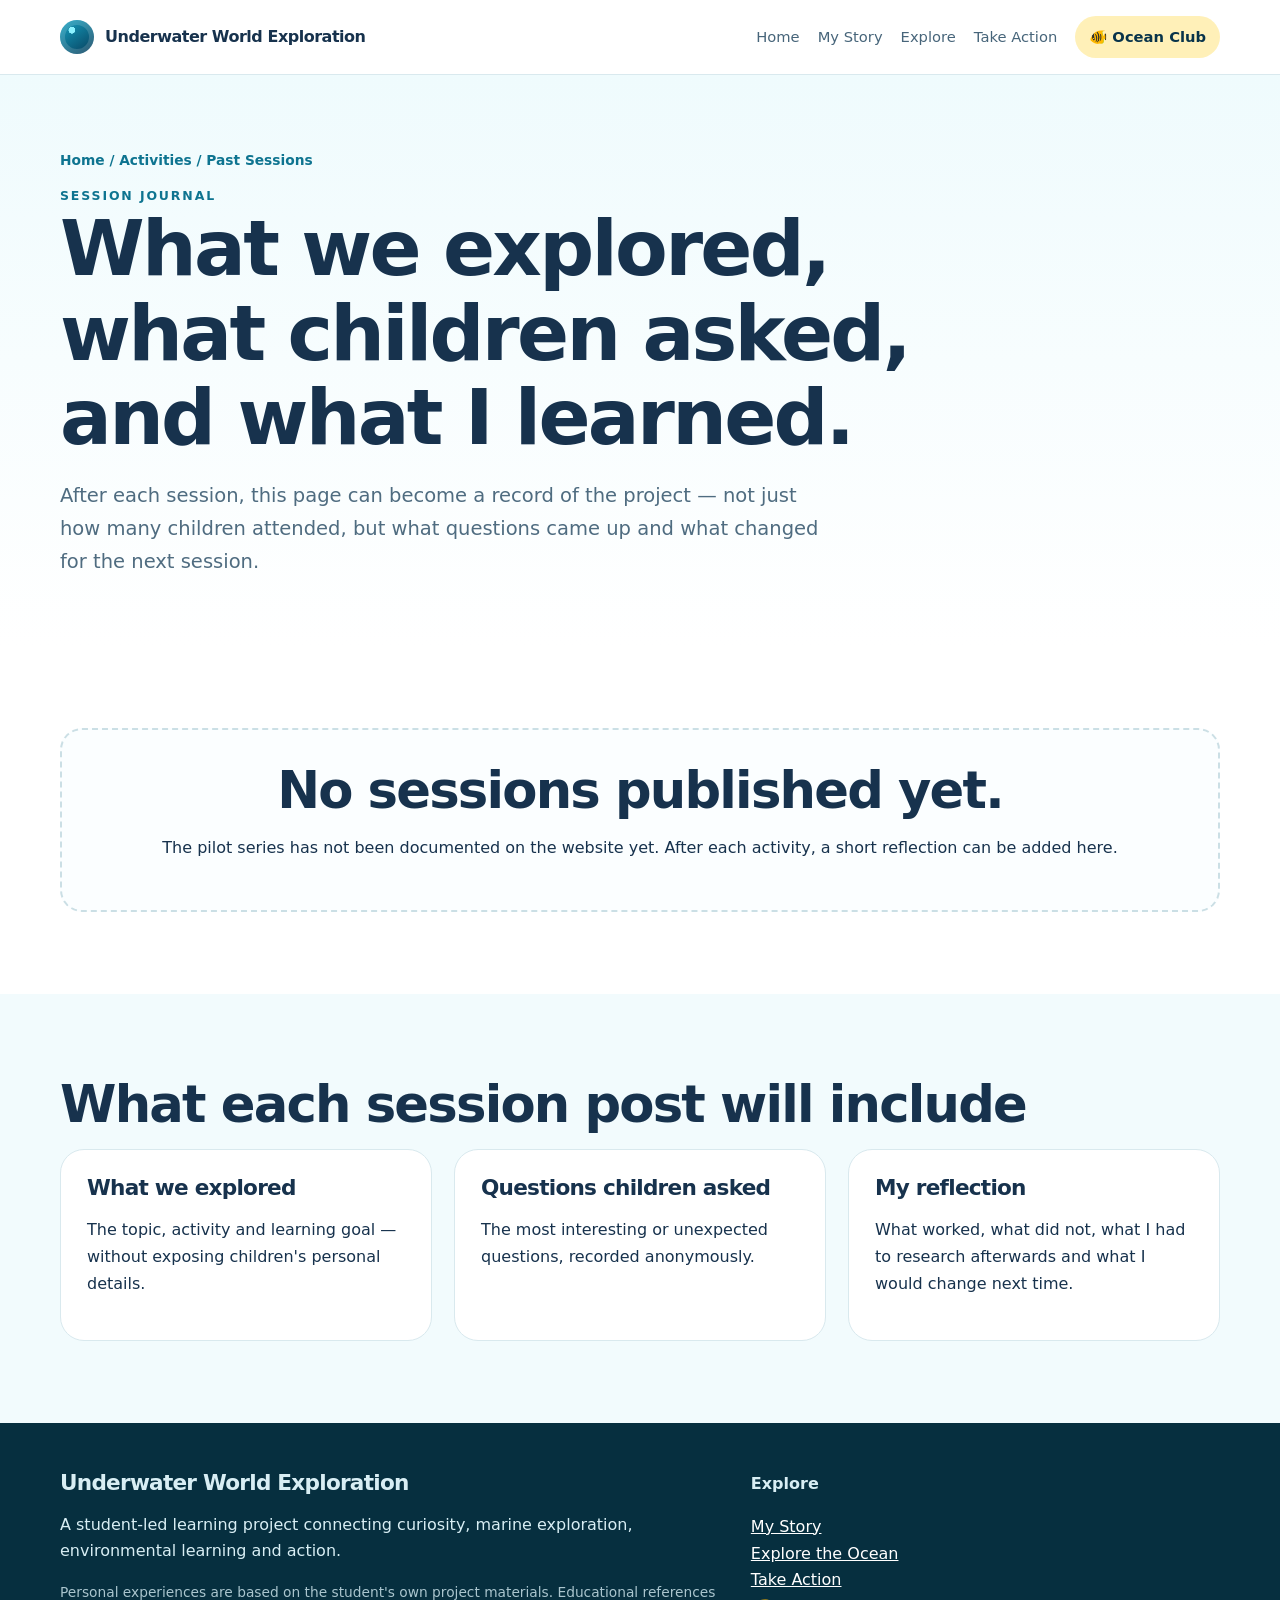
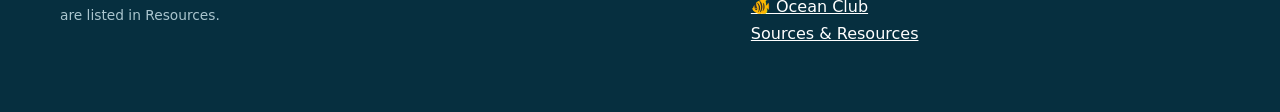
<file: sessions.html>
<!doctype html><html lang="en"><head><meta charset="utf-8"><meta name="viewport" content="width=device-width,initial-scale=1">
<meta name="description" content="Underwater World Exploration"><title>Session Journal | Underwater World Exploration</title><link rel="stylesheet" href="assets/styles.css"></head>
<body>
<nav><div class="wrap navin">
<a class="brand" href="index.html"><span class="mark"></span>Underwater World Exploration</a>
<div class="links">
<a href="index.html">Home</a>
<a href="story.html">My Story</a>
<a href="explore.html">Explore</a>
<a href="action.html">Take Action</a>
<a class="ocean-link" href="ocean-club.html">🐠 Ocean Club</a>
</div></div></nav>

<header class="pagehead"><div class="wrap"><div class="crumb">Home / Activities / Past Sessions</div>
<div class="eyebrow">Session Journal</div><h1>What we explored, what children asked, and what I learned.</h1>
<p class="lead">After each session, this page can become a record of the project — not just how many children attended, but what questions came up and what changed for the next session.</p></div></header>

<section><div class="wrap">
<div class="past-placeholder"><h2>No sessions published yet.</h2><p>The pilot series has not been documented on the website yet. After each activity, a short reflection can be added here.</p></div>
</div></section>

<section class="soft"><div class="wrap"><h2>What each session post will include</h2><div class="grid3">
<div class="card"><h3>What we explored</h3><p>The topic, activity and learning goal — without exposing children's personal details.</p></div>
<div class="card"><h3>Questions children asked</h3><p>The most interesting or unexpected questions, recorded anonymously.</p></div>
<div class="card"><h3>My reflection</h3><p>What worked, what did not, what I had to research afterwards and what I would change next time.</p></div>
</div></div></section>
<footer><div class="wrap foot"><div><h3>Underwater World Exploration</h3>
<p>A student-led learning project connecting curiosity, marine exploration, environmental learning and action.</p>
<p class="small">Personal experiences are based on the student's own project materials. Educational references are listed in Resources.</p></div>
<div><b>Explore</b><p><a href="story.html">My Story</a><br><a href="explore.html">Explore the Ocean</a><br><a href="action.html">Take Action</a><br><a href="ocean-club.html">🐠 Ocean Club</a><br><a href="resources.html">Sources & Resources</a></p></div></div></footer></body></html>
</file>
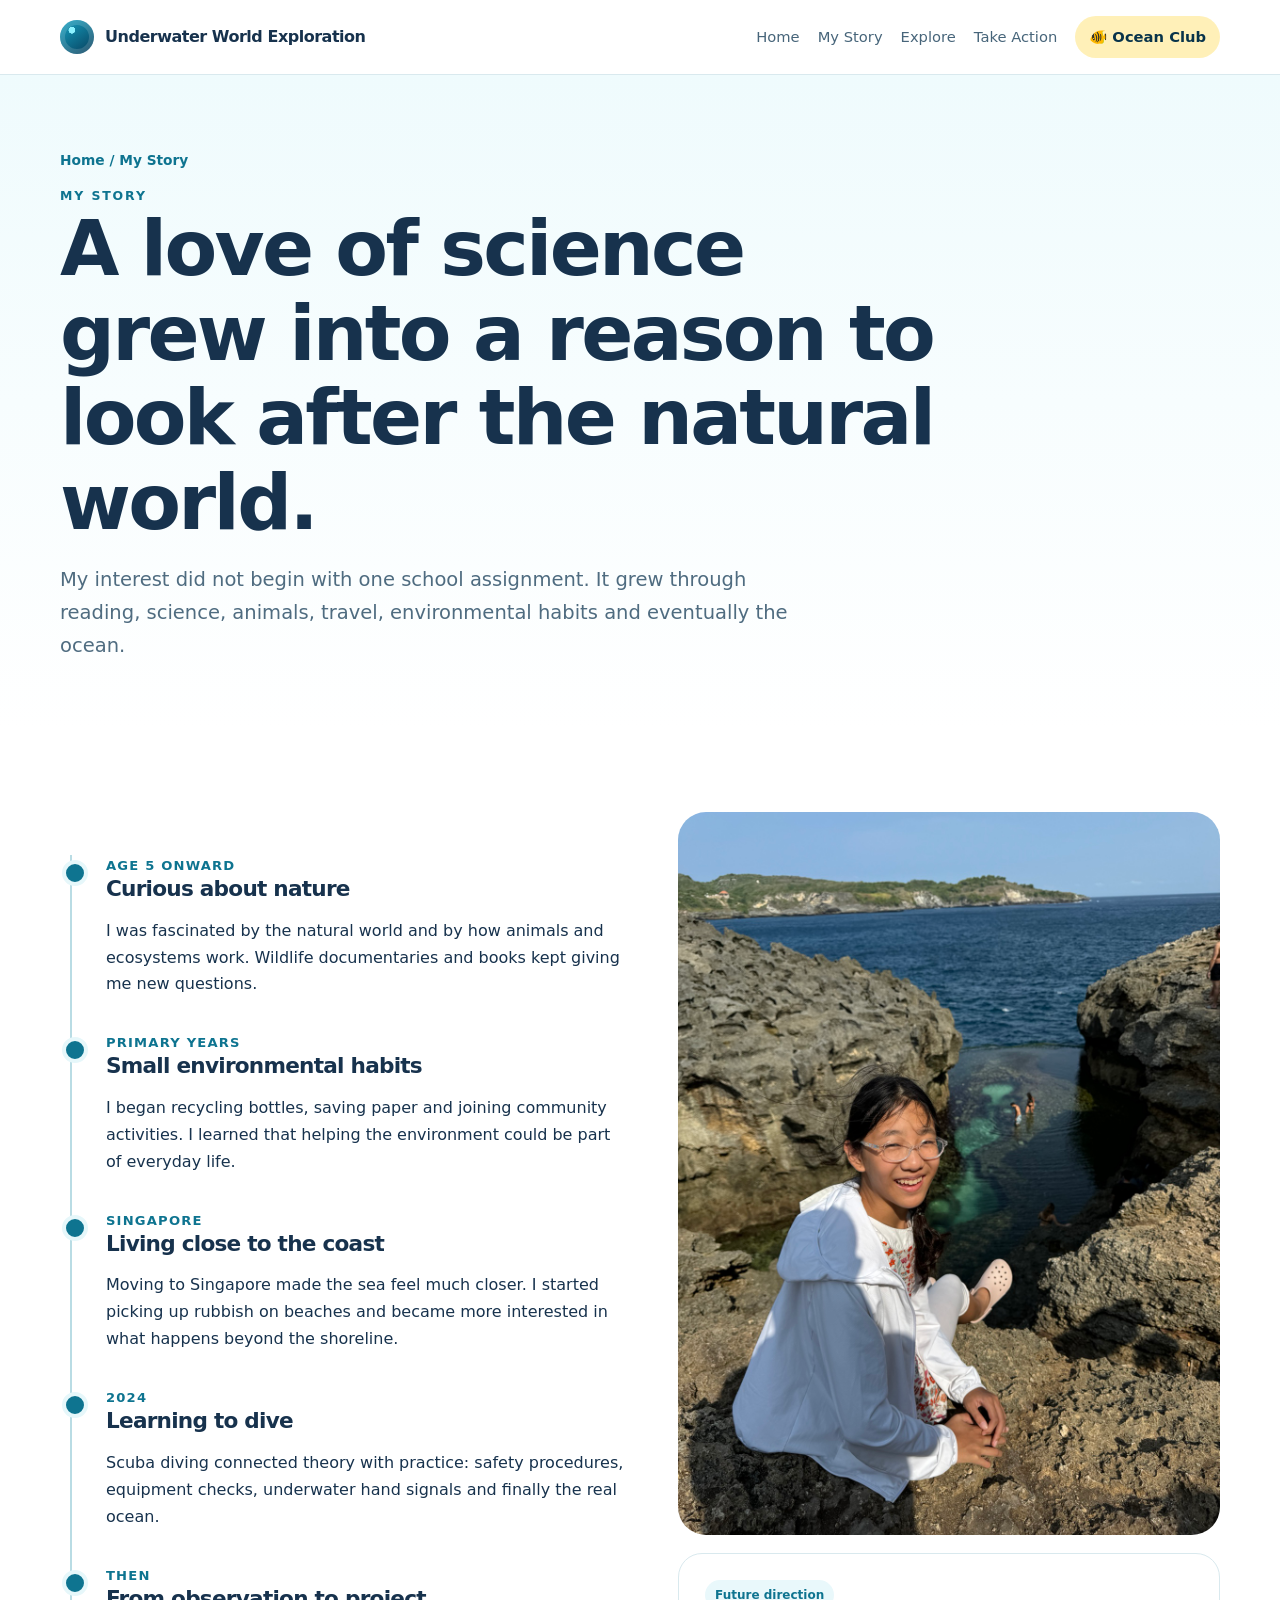
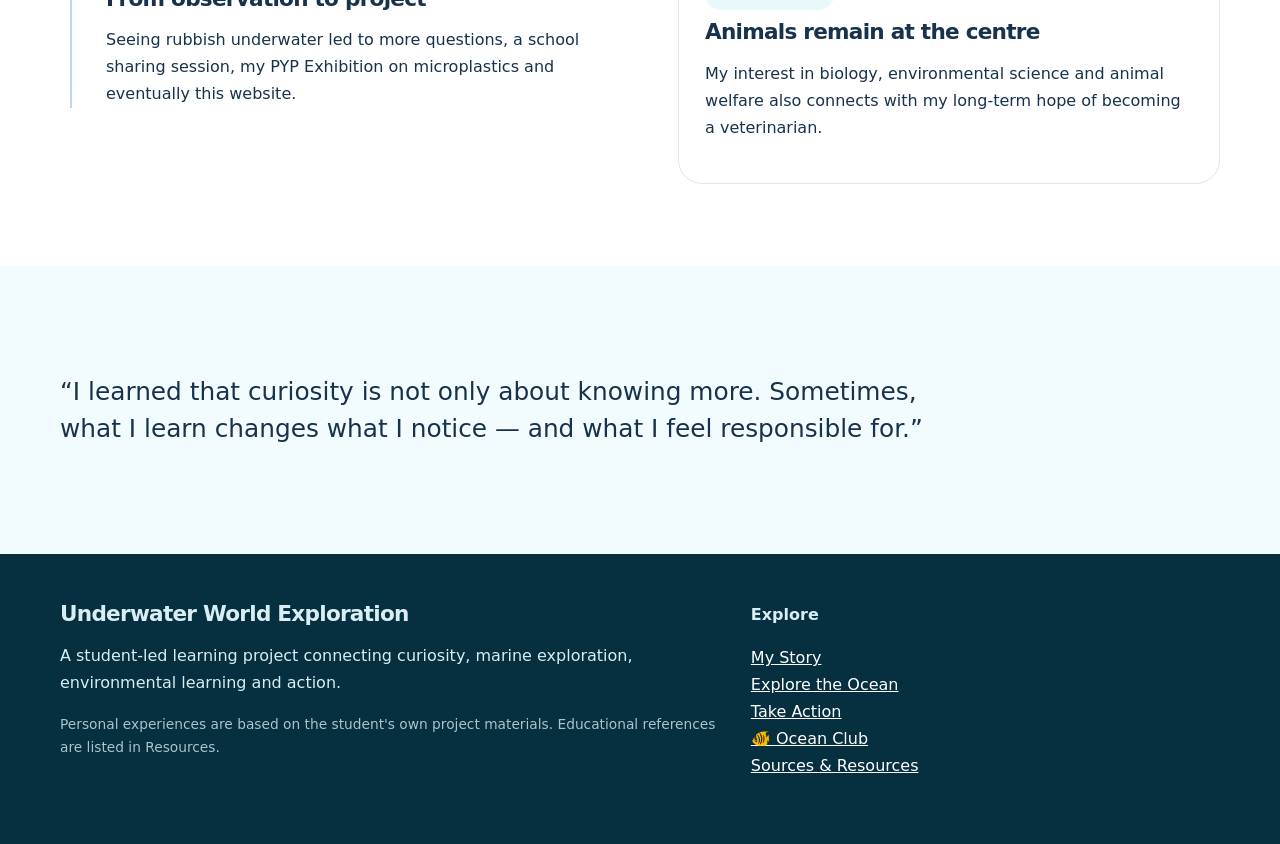
<file: story.html>
<!doctype html><html lang="en"><head><meta charset="utf-8"><meta name="viewport" content="width=device-width,initial-scale=1">
<meta name="description" content="Underwater World Exploration"><title>My Story | Underwater World Exploration</title><link rel="stylesheet" href="assets/styles.css"></head><body>
<nav><div class="wrap navin">
<a class="brand" href="index.html"><span class="mark"></span>Underwater World Exploration</a>
<div class="links">
<a href="index.html">Home</a>
<a href="story.html">My Story</a>
<a href="explore.html">Explore</a>
<a href="action.html">Take Action</a>
<a class="ocean-link" href="ocean-club.html">🐠 Ocean Club</a>
</div></div></nav>

<header class="pagehead"><div class="wrap"><div class="crumb">Home / My Story</div><div class="eyebrow">My Story</div><h1>A love of science grew into a reason to look after the natural world.</h1>
<p class="lead">My interest did not begin with one school assignment. It grew through reading, science, animals, travel, environmental habits and eventually the ocean.</p></div></header>
<section><div class="wrap split"><div>
<div class="timeline">
<div class="time"><div class="year">Age 5 onward</div><h3>Curious about nature</h3><p>I was fascinated by the natural world and by how animals and ecosystems work. Wildlife documentaries and books kept giving me new questions.</p></div>
<div class="time"><div class="year">Primary years</div><h3>Small environmental habits</h3><p>I began recycling bottles, saving paper and joining community activities. I learned that helping the environment could be part of everyday life.</p></div>
<div class="time"><div class="year">Singapore</div><h3>Living close to the coast</h3><p>Moving to Singapore made the sea feel much closer. I started picking up rubbish on beaches and became more interested in what happens beyond the shoreline.</p></div>
<div class="time"><div class="year">2024</div><h3>Learning to dive</h3><p>Scuba diving connected theory with practice: safety procedures, equipment checks, underwater hand signals and finally the real ocean.</p></div>
<div class="time"><div class="year">Then</div><h3>From observation to project</h3><p>Seeing rubbish underwater led to more questions, a school sharing session, my PYP Exhibition on microplastics and eventually this website.</p></div>
</div></div>
<div><img style="border-radius:28px;margin-bottom:18px" src="assets/images/coastal-exploration.jpeg" alt="Student exploring a rocky coastal landscape">
<div class="card"><span class="tag">Future direction</span><h3>Animals remain at the centre</h3><p>My interest in biology, environmental science and animal welfare also connects with my long-term hope of becoming a veterinarian.</p></div></div></div></section>
<section class="soft"><div class="wrap"><p class="quote">“I learned that curiosity is not only about knowing more. Sometimes, what I learn changes what I notice — and what I feel responsible for.”</p></div></section>

<footer><div class="wrap foot"><div><h3>Underwater World Exploration</h3>
<p>A student-led learning project connecting curiosity, marine exploration, environmental learning and action.</p>
<p class="small">Personal experiences are based on the student's own project materials. Educational references are listed in Resources.</p></div>
<div><b>Explore</b><p><a href="story.html">My Story</a><br><a href="explore.html">Explore the Ocean</a><br><a href="action.html">Take Action</a><br><a href="ocean-club.html">🐠 Ocean Club</a><br><a href="resources.html">Sources & Resources</a></p></div></div></footer>
</body></html>
</file>
<file: assets/styles.css>
:root{--navy:#082f49;--blue:#0e7490;--aqua:#67e8f9;--foam:#f2fbfd;--sand:#f7f1e5;--ink:#17324d;--muted:#60758a;--line:#d9e9ee;--white:#fff;--sun:#f4bd62}
*{box-sizing:border-box}html{scroll-behavior:smooth}body{margin:0;font-family:Inter,ui-sans-serif,system-ui,-apple-system,BlinkMacSystemFont,"Segoe UI",sans-serif;color:var(--ink);line-height:1.68;background:#fff}img{max-width:100%;display:block}a{color:inherit}.wrap{width:min(1160px,calc(100% - 36px));margin:auto}
nav{position:sticky;top:0;z-index:50;background:rgba(255,255,255,.94);backdrop-filter:blur(12px);border-bottom:1px solid var(--line)}.navin{min-height:74px;display:flex;align-items:center;justify-content:space-between;gap:20px}.brand{text-decoration:none;font-weight:850;letter-spacing:-.03em;display:flex;gap:11px;align-items:center}.mark{width:34px;height:34px;border-radius:50%;background:radial-gradient(circle at 35% 30%,#8cf2ff 0 10%,transparent 11%),linear-gradient(145deg,#16a3c3,#073b59);box-shadow:inset 0 0 0 5px rgba(255,255,255,.15)}.links{display:flex;gap:18px;align-items:center;font-size:.92rem}.links a{text-decoration:none;color:#47657a}.links a:hover,.links a.active{color:var(--blue);font-weight:750}
.hero{background:linear-gradient(135deg,#effbfd,#fff 56%,#f8f2e8);padding:76px 0}.hero-grid,.split{display:grid;grid-template-columns:1.02fr .98fr;gap:54px;align-items:center}.eyebrow{text-transform:uppercase;letter-spacing:.15em;font-weight:850;font-size:.78rem;color:var(--blue)}h1,h2,h3{line-height:1.1;letter-spacing:-.035em;margin:0 0 17px}h1{font-size:clamp(3rem,7vw,6.4rem)}h2{font-size:clamp(2rem,4vw,3.5rem)}h3{font-size:1.35rem}.lead{font-size:1.22rem;color:#4f6c80;max-width:760px}.btn{display:inline-flex;padding:12px 19px;border-radius:999px;text-decoration:none;font-weight:780;border:1px solid var(--navy);margin:8px 8px 0 0}.primary{background:var(--navy);color:#fff}.secondary{background:#fff}.hero-photo{border-radius:30px;overflow:hidden;box-shadow:0 20px 55px rgba(8,47,73,.15);position:relative}.hero-photo img{width:100%;height:540px;object-fit:cover}.caption{font-size:.84rem;color:var(--muted)}
section{padding:82px 0}.soft{background:var(--foam)}.sand{background:var(--sand)}.grid3{display:grid;grid-template-columns:repeat(3,1fr);gap:22px}.grid2{display:grid;grid-template-columns:repeat(2,1fr);gap:24px}.card{border:1px solid var(--line);border-radius:24px;background:#fff;padding:26px}.card.photo{padding:0;overflow:hidden}.card.photo img{height:260px;width:100%;object-fit:cover}.card.photo .copy{padding:22px}.tag{display:inline-block;padding:5px 10px;border-radius:999px;background:#e9f8fb;color:var(--blue);font-size:.75rem;font-weight:850;margin-bottom:10px}.stat{font-size:2.5rem;font-weight:900;color:var(--navy);letter-spacing:-.05em}.quote{font-size:1.55rem;line-height:1.5;max-width:900px}.timeline{border-left:2px solid #b9dce4;margin-left:10px;padding-left:34px}.time{position:relative;margin:0 0 34px}.time:before{content:"";position:absolute;width:18px;height:18px;border-radius:50%;background:var(--blue);left:-44px;top:5px;border:4px solid #e6f7fa}.year{font-size:.82rem;font-weight:850;letter-spacing:.09em;text-transform:uppercase;color:var(--blue)}
.gallery{display:grid;grid-template-columns:1.25fr .75fr;gap:18px}.gallery img{width:100%;height:100%;object-fit:cover;border-radius:24px}.gallery-side{display:grid;gap:18px}.gallery-side img{height:260px}
.species{font-size:3.6rem;margin-bottom:12px}.rule{border-left:5px solid var(--sun)}.resource{display:flex;gap:14px;align-items:flex-start}.resource b{color:var(--navy)}
footer{background:#062f3f;color:#d8eef4;padding:48px 0}.foot{display:grid;grid-template-columns:1.4fr 1fr;gap:34px}.foot a{color:#fff}.small{font-size:.86rem;color:#708699}.foot .small{color:#aac5ce}
.pagehead{padding:74px 0 48px;background:linear-gradient(180deg,#effbfd,#fff)}.pagehead h1{font-size:clamp(2.8rem,6vw,5.3rem);max-width:900px}.crumb{font-size:.86rem;color:var(--blue);font-weight:750;margin-bottom:14px}
.note{background:#fff8ea;border:1px solid #efd7a9;border-radius:18px;padding:17px 20px}.pillnav{display:flex;gap:10px;flex-wrap:wrap;margin-top:25px}.pillnav a{text-decoration:none;border:1px solid var(--line);border-radius:999px;padding:9px 13px;background:#fff}
@media(max-width:900px){.links{display:none}.hero-grid,.split,.grid3,.grid2,.foot,.gallery{grid-template-columns:1fr}.hero-photo img{height:430px}.gallery-side{grid-template-columns:1fr 1fr}.gallery-side img{height:230px}}@media(max-width:560px){section{padding:58px 0}.hero{padding:48px 0}.gallery-side{grid-template-columns:1fr}.hero-photo img{height:390px}}

.activity-hero{background:linear-gradient(135deg,#eefdff,#fff7e8);padding:70px 0}
.schedule{display:grid;grid-template-columns:repeat(4,1fr);gap:18px}
.session{border:1px solid var(--line);border-radius:22px;background:#fff;padding:22px}
.session .num{font-size:.75rem;font-weight:900;color:var(--blue);letter-spacing:.12em;text-transform:uppercase}
.session .meta{font-size:.9rem;color:var(--muted)}
.formbox{max-width:820px;margin:auto;border:1px solid var(--line);border-radius:26px;padding:30px;background:#fff}
.formgrid{display:grid;grid-template-columns:1fr 1fr;gap:18px}
label{display:block;font-weight:750;margin-bottom:7px}
input,select,textarea{width:100%;padding:12px 14px;border:1px solid #c8dbe1;border-radius:12px;font:inherit;background:#fff}
textarea{min-height:120px;resize:vertical}
.check{display:flex;gap:10px;align-items:flex-start}.check input{width:auto;margin-top:6px}
.noticebar{background:#fff8ea;border:1px solid #efd7a9;border-radius:16px;padding:16px 18px}
.past-placeholder{border:2px dashed #cbdfe5;border-radius:22px;padding:32px;text-align:center;background:#fbfeff}
@media(max-width:900px){.schedule{grid-template-columns:1fr 1fr}.formgrid{grid-template-columns:1fr}}
@media(max-width:560px){.schedule{grid-template-columns:1fr}}

.kid-hero{background:linear-gradient(135deg,#dff9ff 0%,#fff 48%,#fff3c9 100%);padding:72px 0}
.kid-hero h1{font-size:clamp(3.2rem,7vw,6rem)}
.fun-grid{display:grid;grid-template-columns:repeat(4,1fr);gap:18px}
.fun-card{background:#fff;border:1px solid var(--line);border-radius:26px;padding:22px;box-shadow:0 8px 24px rgba(8,47,73,.05)}
.fun-icon{font-size:2.8rem;margin-bottom:10px}
.big-cta{display:flex;align-items:center;justify-content:space-between;gap:24px;background:var(--navy);color:#fff;border-radius:30px;padding:34px}
.big-cta .btn{background:#fff;color:var(--navy);border-color:#fff;white-space:nowrap}
.where-card{display:grid;grid-template-columns:1fr 1fr;gap:24px;align-items:center}
.where-map{background:linear-gradient(145deg,#d9f4f8,#f9e9b9);min-height:280px;border-radius:26px;display:grid;place-items:center;padding:24px;text-align:center}
.where-pin{font-size:4rem}
.kid-list{display:grid;grid-template-columns:repeat(2,1fr);gap:16px}
.kid-list div{background:#fff;border:1px solid var(--line);border-radius:18px;padding:18px}
.parent-note{font-size:.93rem;color:var(--muted)}
@media(max-width:900px){.fun-grid{grid-template-columns:1fr 1fr}.where-card{grid-template-columns:1fr}.big-cta{align-items:flex-start;flex-direction:column}}
@media(max-width:560px){.fun-grid,.kid-list{grid-template-columns:1fr}}

/* V5 Ocean Club */
.ocean-link{background:#fff0b8!important;color:#08334a!important;padding:9px 14px;border-radius:999px;font-weight:900!important}
.club-hero{position:relative;overflow:hidden;background:linear-gradient(135deg,#dffaff 0%,#f9feff 48%,#fff0b9 100%);padding:72px 0}
.club-hero:before,.club-hero:after{content:"";position:absolute;border-radius:50%;opacity:.28;pointer-events:none}
.club-hero:before{width:240px;height:240px;background:#5dd5e9;right:7%;top:-90px}
.club-hero:after{width:150px;height:150px;background:#ffd36c;left:42%;bottom:-85px}
.club-badge{display:inline-block;background:#fff;border:1px solid #cce9ee;border-radius:999px;padding:8px 13px;font-weight:900;color:#0e7490;margin-bottom:16px}
.club-title{font-size:clamp(3.4rem,7.5vw,6.8rem);line-height:.94}
.club-points{display:grid;grid-template-columns:1fr 1fr;gap:11px;margin:24px 0}
.club-point{background:rgba(255,255,255,.86);border:1px solid #d9edf1;border-radius:18px;padding:13px 15px;font-weight:800}
.join-btn{font-size:1.08rem;padding:14px 22px;background:#073b59;color:#fff;border-radius:999px;text-decoration:none;font-weight:900;display:inline-block}
.club-section-title{text-align:center;max-width:780px;margin:0 auto 34px}
.challenge-grid{display:grid;grid-template-columns:repeat(4,1fr);gap:18px}
.challenge{background:#fff;border:1px solid var(--line);border-radius:28px;padding:24px;position:relative;overflow:hidden}
.challenge .emoji{font-size:3.4rem;line-height:1;margin-bottom:16px}
.challenge .question{font-weight:900;color:#0e7490;font-size:.78rem;letter-spacing:.08em;text-transform:uppercase}
.challenge h3{margin-top:8px}
.club-facts{display:grid;grid-template-columns:repeat(4,1fr);gap:14px}
.club-fact{background:#fff;border-radius:22px;padding:20px;border:1px solid var(--line);text-align:center}
.club-fact .emoji{font-size:2.4rem}
.club-fact b{display:block;font-size:1.05rem;margin-top:8px}
.ocean-callout{background:linear-gradient(135deg,#073b59,#0e7490);color:#fff;border-radius:34px;padding:38px;display:grid;grid-template-columns:1fr auto;align-items:center;gap:24px}
.ocean-callout p{color:#d7f3f7}.ocean-callout .join-btn{background:#fff;color:#073b59;white-space:nowrap}
.kid-photo{border-radius:30px;overflow:hidden;transform:rotate(1.2deg);box-shadow:0 18px 45px rgba(8,47,73,.15)}
.kid-photo img{height:530px;width:100%;object-fit:cover}
.home-club-banner{background:linear-gradient(110deg,#e3fbff,#fff4c8);border-top:1px solid #d6edf0;border-bottom:1px solid #e7dfbf}
.home-club-inner{display:grid;grid-template-columns:1fr auto;align-items:center;gap:25px}
@media(max-width:900px){.challenge-grid,.club-facts{grid-template-columns:1fr 1fr}.ocean-callout,.home-club-inner{grid-template-columns:1fr}.club-points{grid-template-columns:1fr}.kid-photo img{height:430px}}
@media(max-width:560px){.challenge-grid,.club-facts{grid-template-columns:1fr}.club-title{font-size:3.4rem}}
</file>
